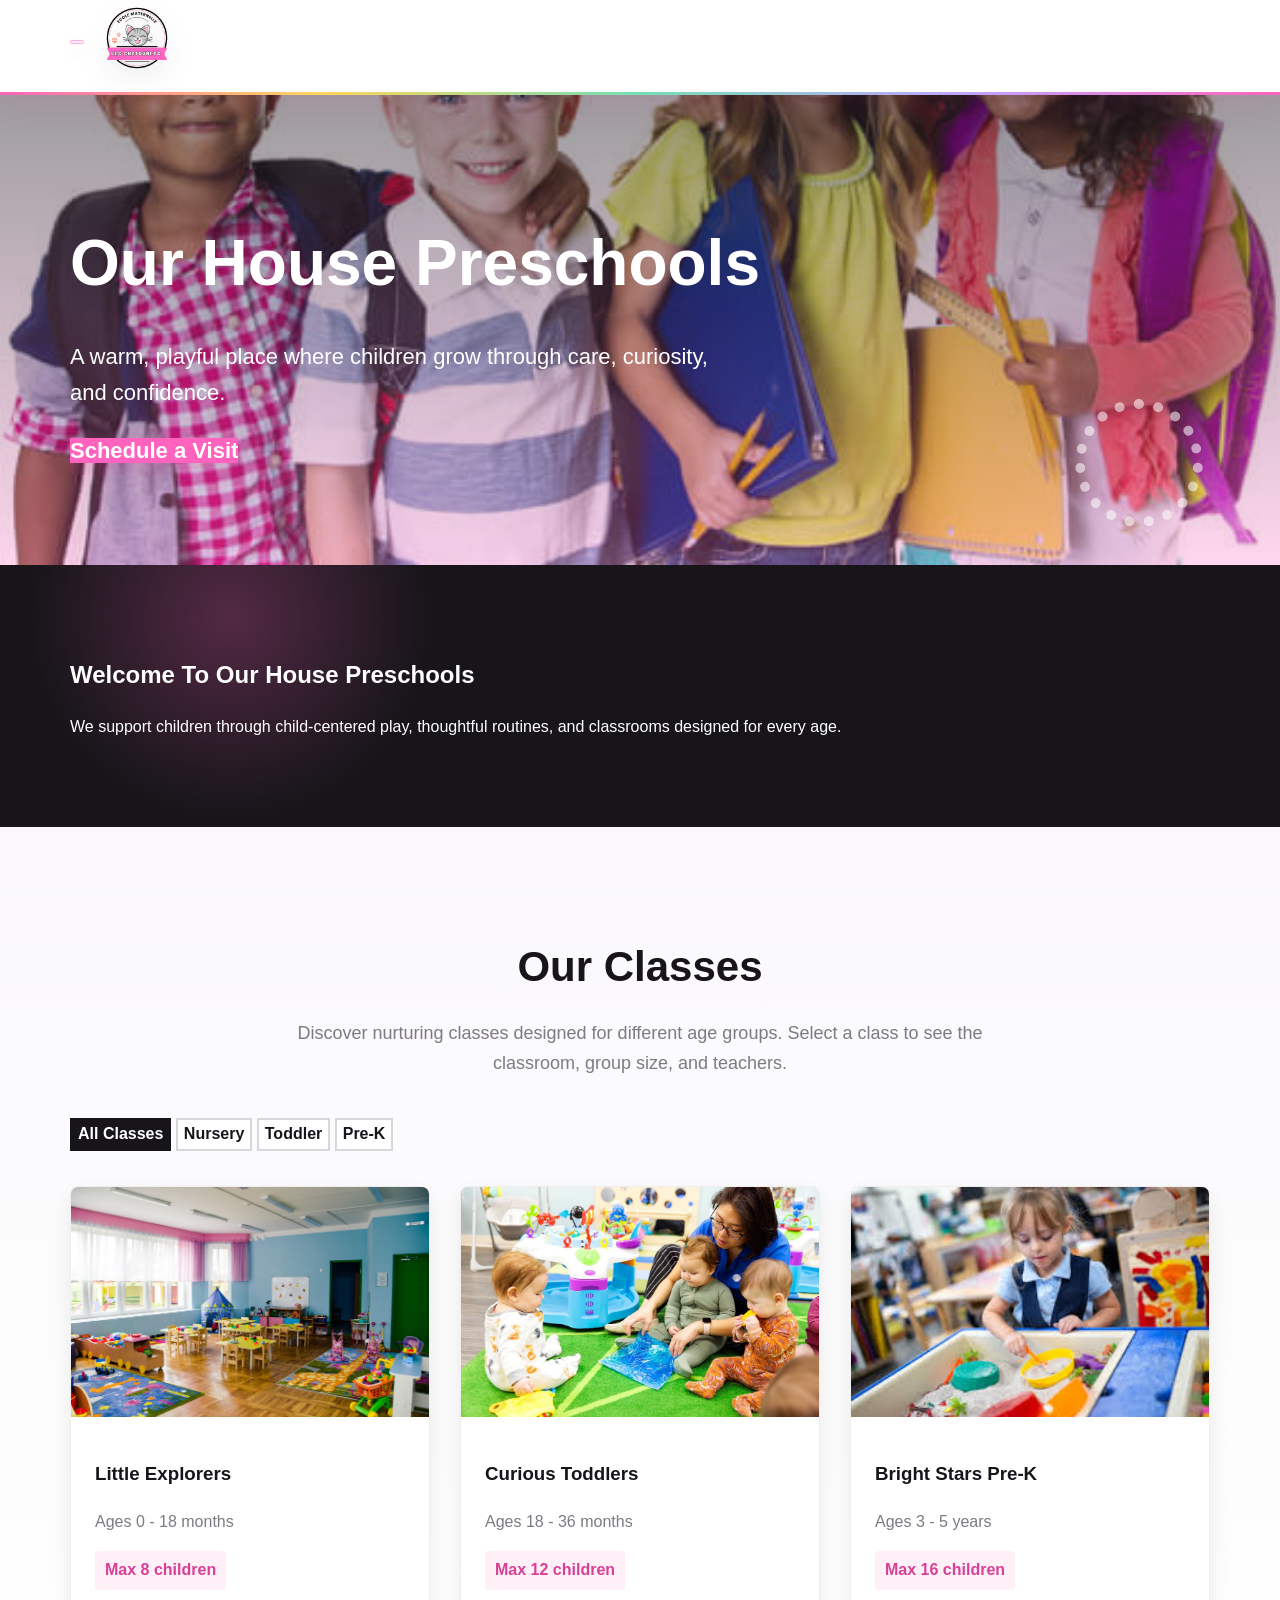
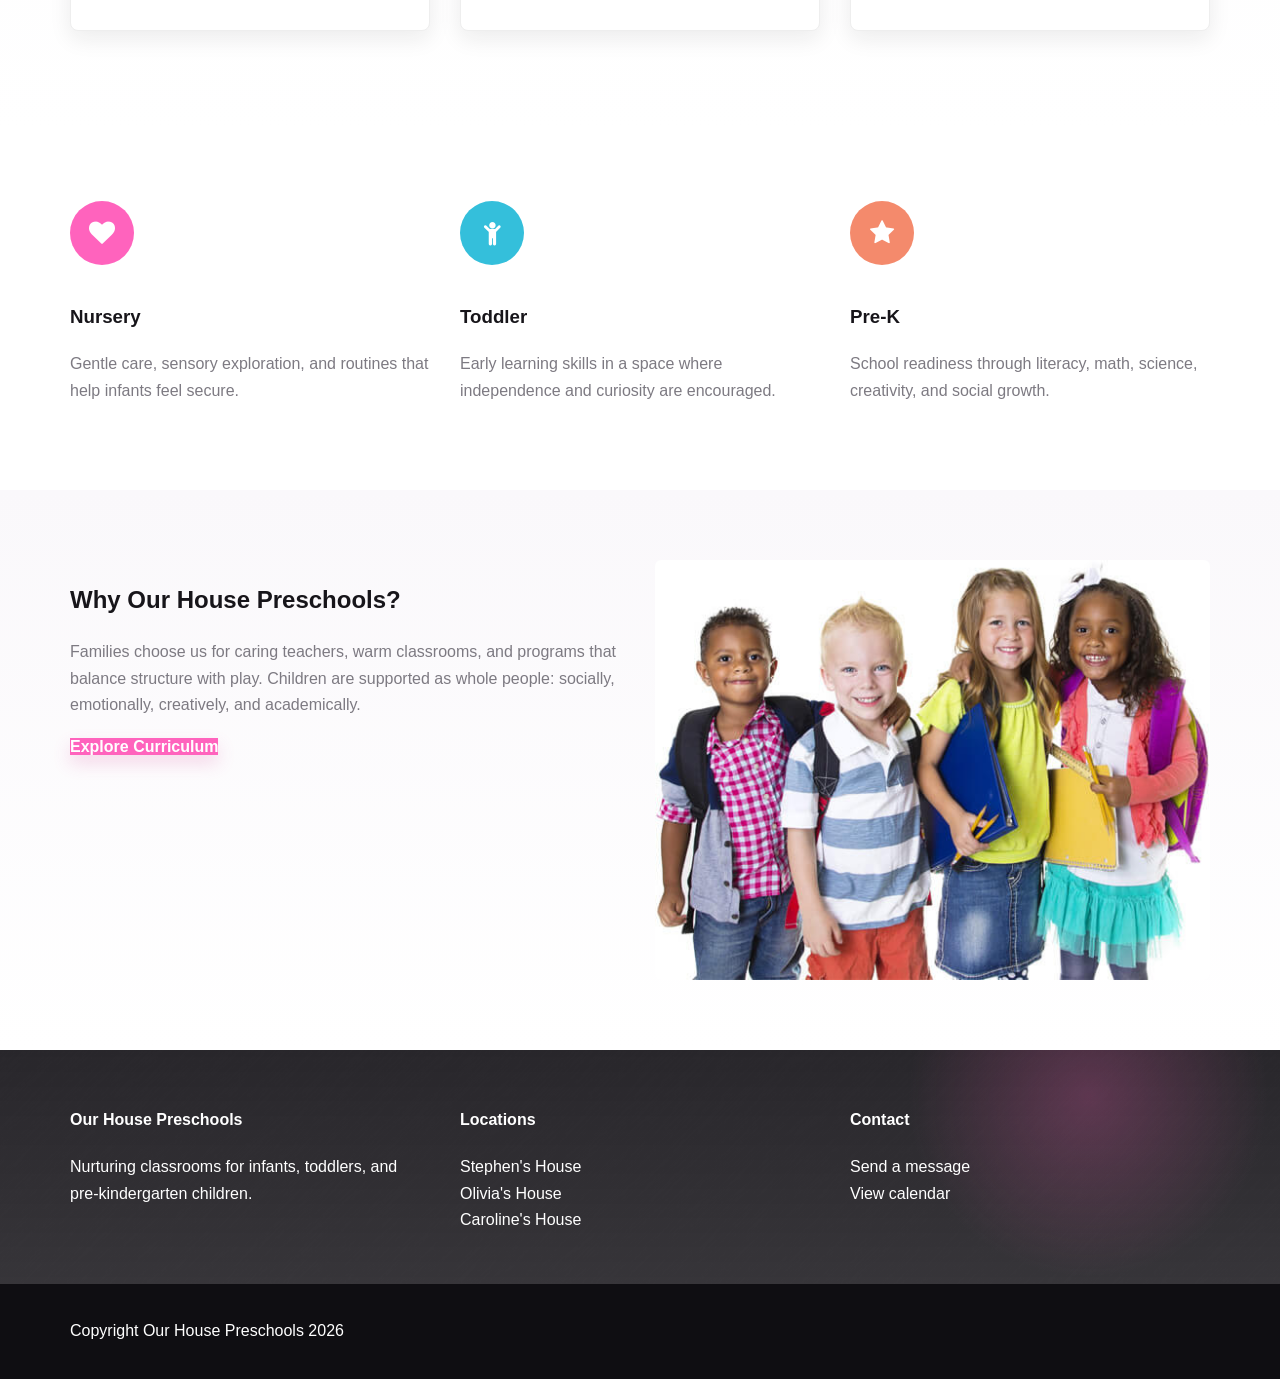
<file: index.html>
﻿<!DOCTYPE html>
<html lang="en-US">

<head>
    <meta charset="UTF-8">
    <meta name="viewport" content="width=device-width, initial-scale=1">
    <title>Home | Our House Preschools</title>
    <meta name="description"
        content="Our House Preschools provides nurturing early childhood care, classroom programs, family resources, and location information.">
    <link rel="stylesheet" href="css/bootstrap.min.css">
    <link rel="stylesheet" href="css/font-awesome.min.css">
    <link rel="stylesheet" href="css/site.css">
</head>

<body>
    <header class="site-header">
        <nav class="navbar navbar-static-top">
            <div class="container">
                <div class="navbar-header"><button type="button" class="navbar-toggle collapsed" data-toggle="collapse"
                        data-target="#main-nav" aria-expanded="false"><span class="sr-only">Toggle
                            navigation</span><span class="icon-bar"></span><span class="icon-bar"></span><span
                            class="icon-bar"></span></button><a class="navbar-brand" href="index.html"><img
                            src="images/OurHouse6pct.png" alt="Our House Preschools"></a></div>
                <div class="collapse navbar-collapse" id="main-nav">
                    <ul class="nav navbar-nav navbar-right">
                        <li class="active"><a href="index.html">Home</a></li>
                        <li class="dropdown"><a href="#" class="dropdown-toggle" data-toggle="dropdown" role="button"
                                aria-haspopup="true" aria-expanded="false">Programs <span class="caret"></span></a>
                            <ul class="dropdown-menu">
                                <li><a href="stephens-house.html">Stephen's House</a></li>
                                <li><a href="olivias-house.html">Olivia's House</a></li>
                                <li><a href="virtual-tours.html">Virtual Tours</a></li>
                                <li><a href="pricingtables.html">Pricing</a></li>
                                <li><a href="curriculum.html">Curriculum</a></li>
                                <li><a href="policies.html">Policies</a></li>
                                <li><a href="illness.html">Illness</a></li>
                            </ul>
                        </li>
                        <li><a href="calendar.html">Calendar</a></li>
                        <li><a href="onlinepayment.html">Online Payment</a></li>
                        <li><a href="contact.html">Contact</a></li>
                    </ul>
                </div>
            </div>
        </nav>
    </header>
    <main>
        <section class="hero">
            <div class="container">
                <h1>Our House Preschools</h1>
                <p>A warm, playful place where children grow through care, curiosity, and confidence.</p>
                <p><a class="btn btn-brand btn-lg" href="contact.html">Schedule a Visit</a></p>
            </div>
        </section>
        <section class="section section-purple">
            <div class="container text-center">
                <h2>Welcome To Our House Preschools</h2>
                <p class="lead">We support children through child-centered play, thoughtful routines, and classrooms
                    designed for every age.</p>
            </div>
        </section>
        <section id="classes" class="section section-soft">
            <div class="container">
                <div class="section-heading">
                    <h2>Our Classes</h2>
                    <p>Discover nurturing classes designed for different age groups. Select a class to see the
                        classroom, group size, and teachers.</p>
                </div>
                <div class="text-center" style="margin-bottom:35px;"><button type="button"
                        class="btn btn-outline-brand class-filter active" data-filter="all">All Classes</button> <button
                        type="button" class="btn btn-outline-brand class-filter" data-filter="nursery">Nursery</button>
                    <button type="button" class="btn btn-outline-brand class-filter"
                        data-filter="toddler">Toddler</button> <button type="button"
                        class="btn btn-outline-brand class-filter" data-filter="prek">Pre-K</button></div>
                <div class="row">
                    <div class="col-sm-6 col-md-4 class-col">
                        <article class="class-card" data-category="nursery" onclick="showClassDetail(0)"><img
                                src="images/nursery_classroom.jpg" alt="Nursery classroom">
                            <div class="card-body">
                                <h3>Little Explorers</h3>
                                <p>Ages 0 - 18 months</p>
                                <p><span class="badge-soft">Max 8 children</span></p>
                            </div>
                        </article>
                    </div>
                    <div class="col-sm-6 col-md-4 class-col">
                        <article class="class-card" data-category="toddler" onclick="showClassDetail(1)"><img
                                src="images/toddler_calssroom.jpg" alt="Toddler classroom">
                            <div class="card-body">
                                <h3>Curious Toddlers</h3>
                                <p>Ages 18 - 36 months</p>
                                <p><span class="badge-soft">Max 12 children</span></p>
                            </div>
                        </article>
                    </div>
                    <div class="col-sm-6 col-md-4 class-col">
                        <article class="class-card" data-category="prek" onclick="showClassDetail(2)"><img
                                src="images/pre-k.jpg" alt="Pre-K classroom">
                            <div class="card-body">
                                <h3>Bright Stars Pre-K</h3>
                                <p>Ages 3 - 5 years</p>
                                <p><span class="badge-soft">Max 16 children</span></p>
                            </div>
                        </article>
                    </div>
                </div>
            </div>
        </section>
        <section class="section">
            <div class="container">
                <div class="row text-center">
                    <div class="col-sm-4"><span class="feature-icon bg-pink"><i class="fa fa-heart"></i></span>
                        <h3>Nursery</h3>
                        <p>Gentle care, sensory exploration, and routines that help infants feel secure.</p>
                    </div>
                    <div class="col-sm-4"><span class="feature-icon bg-blue"><i class="fa fa-child"></i></span>
                        <h3>Toddler</h3>
                        <p>Early learning skills in a space where independence and curiosity are encouraged.</p>
                    </div>
                    <div class="col-sm-4"><span class="feature-icon bg-orange"><i class="fa fa-star"></i></span>
                        <h3>Pre-K</h3>
                        <p>School readiness through literacy, math, science, creativity, and social growth.</p>
                    </div>
                </div>
            </div>
        </section>
        <section class="section section-soft">
            <div class="container">
                <div class="row">
                    <div class="col-md-6">
                        <h2>Why Our House Preschools?</h2>
                        <p>Families choose us for caring teachers, warm classrooms, and programs that balance structure
                            with play. Children are supported as whole people: socially, emotionally, creatively, and
                            academically.</p>
                        <p><a class="btn btn-brand" href="curriculum.html">Explore Curriculum</a></p>
                    </div>
                    <div class="col-md-6"><img src="images/children.jpg" alt="Children learning together"
                            class="img-responsive img-rounded"></div>
                </div>
            </div>
        </section>
    </main>
    <div class="modal fade" id="classModal" tabindex="-1" role="dialog" aria-labelledby="classModalLabel">
        <div class="modal-dialog modal-lg" role="document">
            <div class="modal-content">
                <div class="modal-header"><button type="button" class="close" data-dismiss="modal"
                        aria-label="Close"><span aria-hidden="true">&times;</span></button>
                    <h3 class="modal-title" id="classModalLabel"></h3>
                </div>
                <div class="modal-body" id="classModalBody"></div>
            </div>
        </div>
    </div>
    <footer>
        <div class="site-footer-top">
            <div class="container">
                <div class="row">
                    <div class="col-sm-4">
                        <h4>Our House Preschools</h4>
                        <p>Nurturing classrooms for infants, toddlers, and pre-kindergarten children.</p>
                    </div>
                    <div class="col-sm-4">
                        <h4>Locations</h4>
                        <p>Stephen's House<br>Olivia's House<br>Caroline's House</p>
                    </div>
                    <div class="col-sm-4">
                        <h4>Contact</h4>
                        <p><a href="contact.html">Send a message</a><br><a href="calendar.html">View calendar</a></p>
                    </div>
                </div>
            </div>
        </div>
        <div class="site-footer-bottom">
            <div class="container">
                <p class="text-right">Copyright Our House Preschools 2026</p>
            </div>
        </div>
    </footer>
    <script src="js/jquery.min.js"></script>
    <script src="js/bootstrap.min.js"></script>
    <script src="js/site.js"></script>
</body>

</html>
</file>
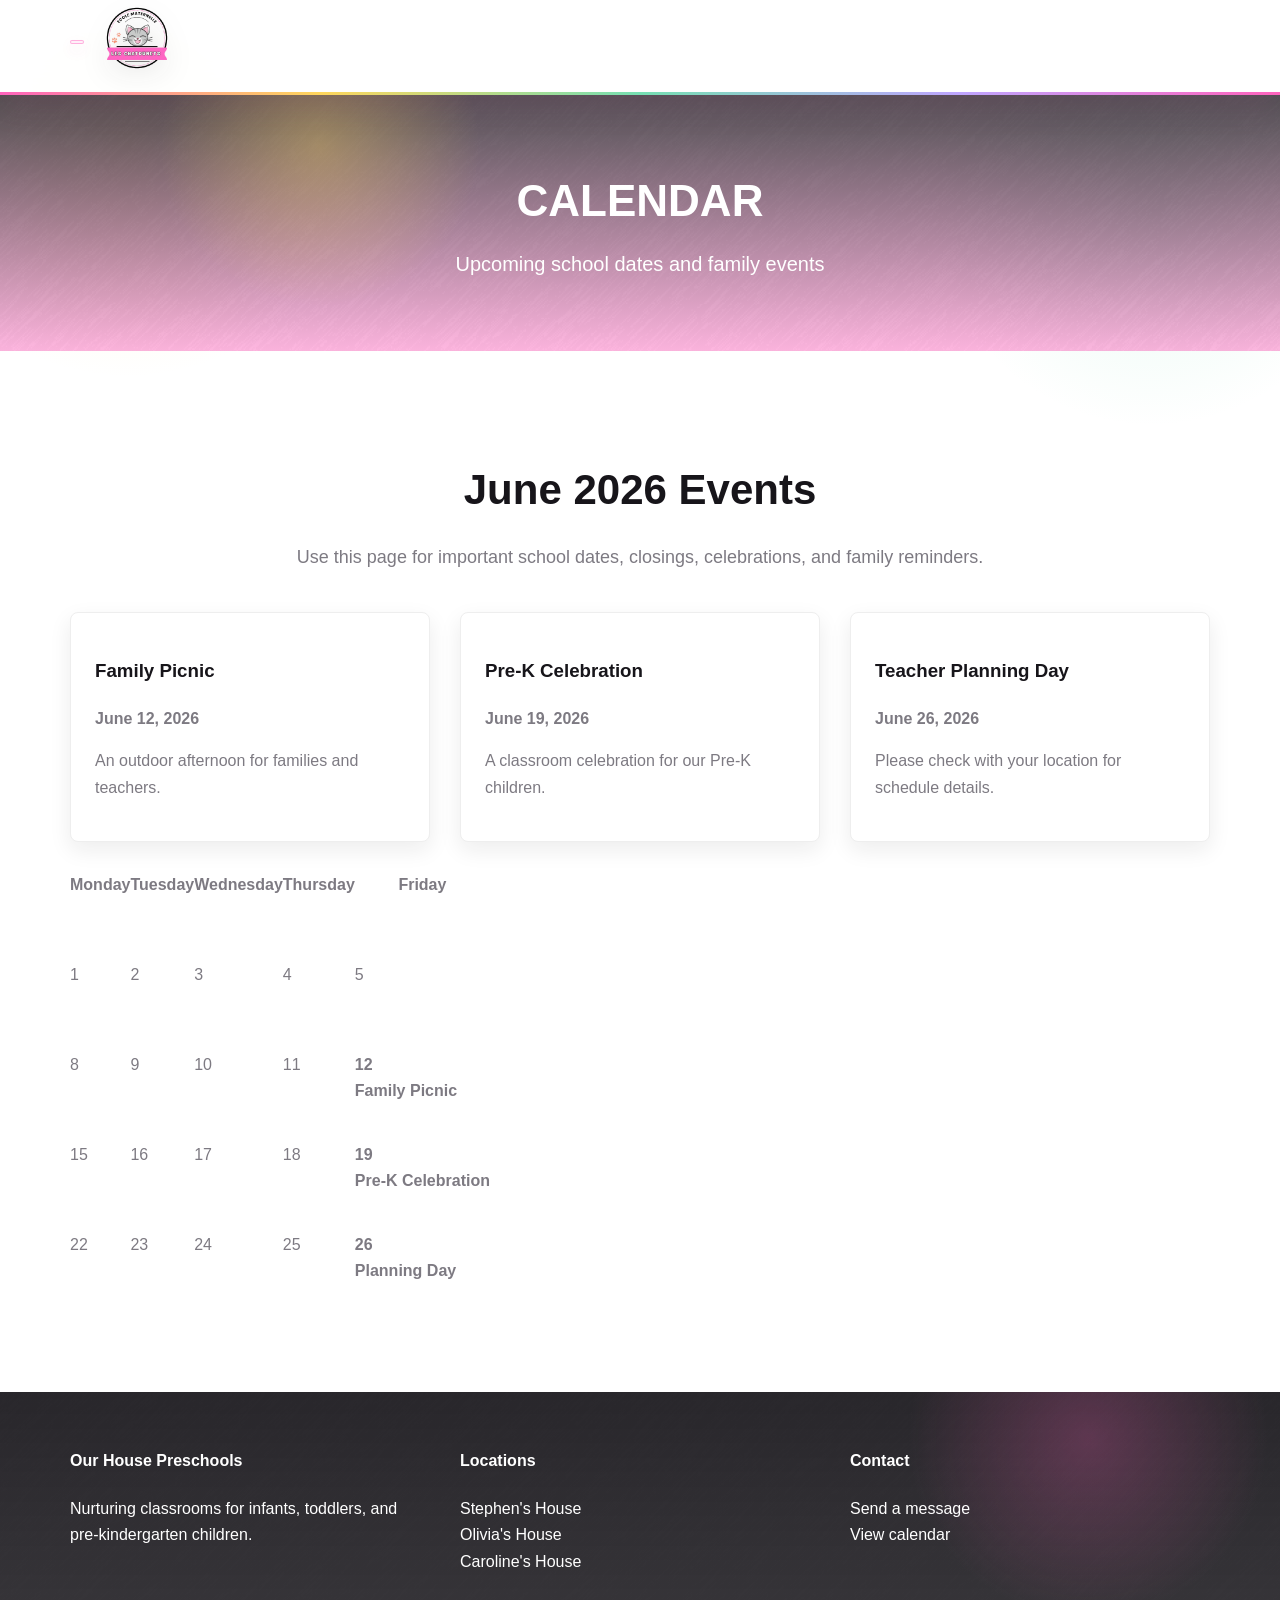
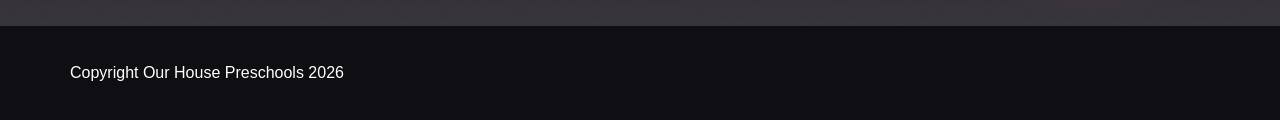
<file: calendar.html>
﻿<!DOCTYPE html>
<html lang="en-US">

<head>
    <meta charset="UTF-8">
    <meta name="viewport" content="width=device-width, initial-scale=1">
    <title>Calendar | Our House Preschools</title>
    <meta name="description"
        content="Our House Preschools provides nurturing early childhood care, classroom programs, family resources, and location information.">
    <link rel="stylesheet" href="css/bootstrap.min.css">
    <link rel="stylesheet" href="css/font-awesome.min.css">
    <link rel="stylesheet" href="css/site.css">
</head>

<body>
    <header class="site-header">
        <nav class="navbar navbar-static-top">
            <div class="container">
                <div class="navbar-header"><button type="button" class="navbar-toggle collapsed" data-toggle="collapse"
                        data-target="#main-nav" aria-expanded="false"><span class="sr-only">Toggle
                            navigation</span><span class="icon-bar"></span><span class="icon-bar"></span><span
                            class="icon-bar"></span></button><a class="navbar-brand" href="index.html"><img
                            src="images/OurHouse6pct.png" alt="Our House Preschools"></a></div>
                <div class="collapse navbar-collapse" id="main-nav">
                    <ul class="nav navbar-nav navbar-right">
                        <li><a href="index.html">Home</a></li>
                        <li class="dropdown"><a href="#" class="dropdown-toggle" data-toggle="dropdown" role="button"
                                aria-haspopup="true" aria-expanded="false">Programs <span class="caret"></span></a>
                            <ul class="dropdown-menu">
                                <li><a href="stephens-house.html">Stephen's House</a></li>
                                <li><a href="olivias-house.html">Olivia's House</a></li>
                                <li><a href="virtual-tours.html">Virtual Tours</a></li>
                                <li><a href="pricingtables.html">Pricing</a></li>
                                <li><a href="curriculum.html">Curriculum</a></li>
                                <li><a href="policies.html">Policies</a></li>
                                <li><a href="illness.html">Illness</a></li>
                            </ul>
                        </li>
                        <li class="active"><a href="calendar.html">Calendar</a></li>
                        <li><a href="onlinepayment.html">Online Payment</a></li>
                        <li><a href="contact.html">Contact</a></li>
                    </ul>
                </div>
            </div>
        </nav>
    </header>
    <section class="page-title">
        <div class="container">
            <h1>Calendar</h1>
            <div class="page-sub-title">Upcoming school dates and family events</div>
        </div>
    </section>
    <main class="section">
        <div class="container">
            <div class="section-heading">
                <h2>June 2026 Events</h2>
                <p>Use this page for important school dates, closings, celebrations, and family reminders.</p>
            </div>
            <div class="row">
                <div class="col-md-4">
                    <article class="event-card">
                        <div class="card-body">
                            <h3>Family Picnic</h3>
                            <p><strong>June 12, 2026</strong></p>
                            <p>An outdoor afternoon for families and teachers.</p>
                        </div>
                    </article>
                </div>
                <div class="col-md-4">
                    <article class="event-card">
                        <div class="card-body">
                            <h3>Pre-K Celebration</h3>
                            <p><strong>June 19, 2026</strong></p>
                            <p>A classroom celebration for our Pre-K children.</p>
                        </div>
                    </article>
                </div>
                <div class="col-md-4">
                    <article class="event-card">
                        <div class="card-body">
                            <h3>Teacher Planning Day</h3>
                            <p><strong>June 26, 2026</strong></p>
                            <p>Please check with your location for schedule details.</p>
                        </div>
                    </article>
                </div>
            </div>
            <table class="table table-bordered calendar-table hidden-xs">
                <thead>
                    <tr>
                        <th>Monday</th>
                        <th>Tuesday</th>
                        <th>Wednesday</th>
                        <th>Thursday</th>
                        <th>Friday</th>
                    </tr>
                </thead>
                <tbody>
                    <tr>
                        <td>1</td>
                        <td>2</td>
                        <td>3</td>
                        <td>4</td>
                        <td>5</td>
                    </tr>
                    <tr>
                        <td>8</td>
                        <td>9</td>
                        <td>10</td>
                        <td>11</td>
                        <td><strong>12<br>Family Picnic</strong></td>
                    </tr>
                    <tr>
                        <td>15</td>
                        <td>16</td>
                        <td>17</td>
                        <td>18</td>
                        <td><strong>19<br>Pre-K Celebration</strong></td>
                    </tr>
                    <tr>
                        <td>22</td>
                        <td>23</td>
                        <td>24</td>
                        <td>25</td>
                        <td><strong>26<br>Planning Day</strong></td>
                    </tr>
                </tbody>
            </table>
        </div>
    </main>
    <footer>
        <div class="site-footer-top">
            <div class="container">
                <div class="row">
                    <div class="col-sm-4">
                        <h4>Our House Preschools</h4>
                        <p>Nurturing classrooms for infants, toddlers, and pre-kindergarten children.</p>
                    </div>
                    <div class="col-sm-4">
                        <h4>Locations</h4>
                        <p>Stephen's House<br>Olivia's House<br>Caroline's House</p>
                    </div>
                    <div class="col-sm-4">
                        <h4>Contact</h4>
                        <p><a href="contact.html">Send a message</a><br><a href="calendar.html">View calendar</a></p>
                    </div>
                </div>
            </div>
        </div>
        <div class="site-footer-bottom">
            <div class="container">
                <p class="text-right">Copyright Our House Preschools 2026</p>
            </div>
        </div>
    </footer>
    <script src="js/jquery.min.js"></script>
    <script src="js/bootstrap.min.js"></script>
    <script src="js/site.js"></script>
</body>

</html>
</file>
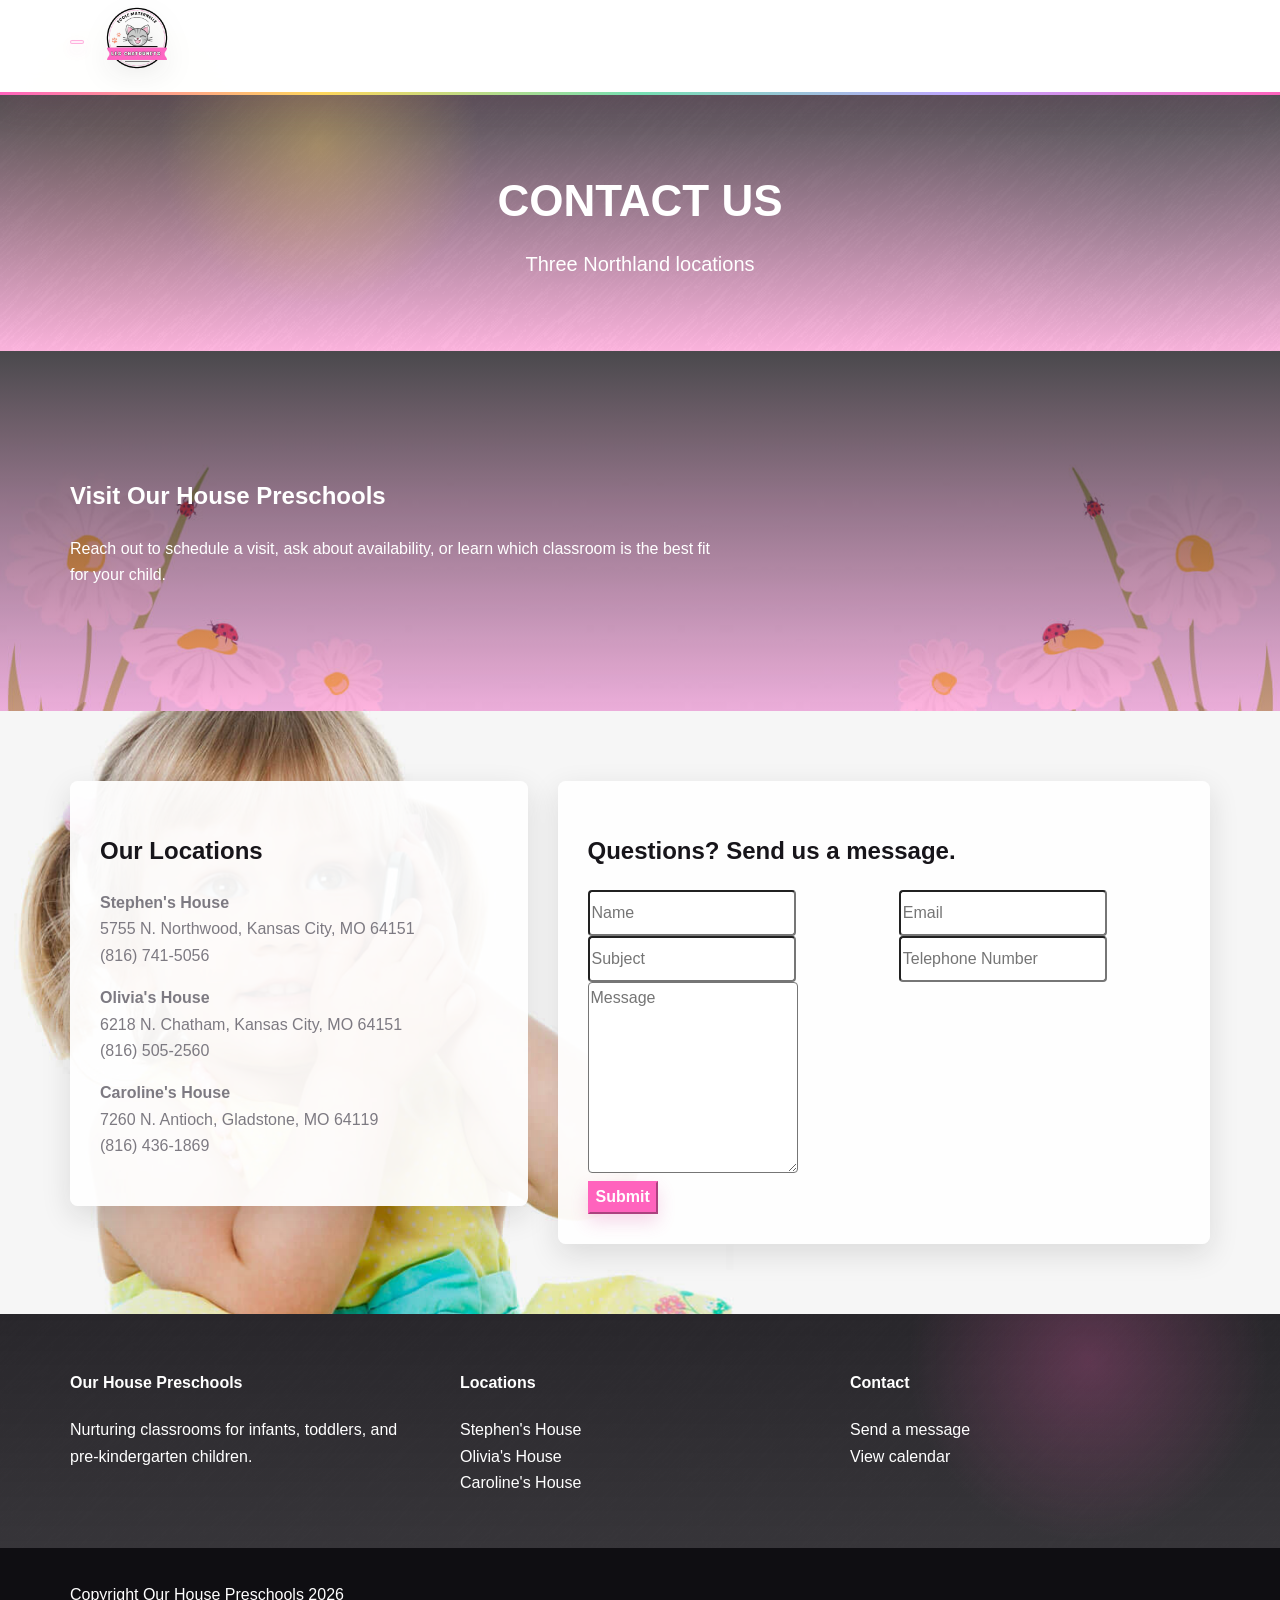
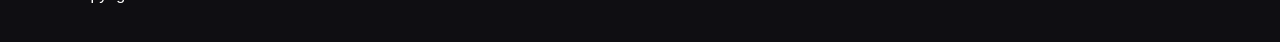
<file: contact.html>
﻿<!DOCTYPE html>
<html lang="en-US">

<head>
    <meta charset="UTF-8">
    <meta name="viewport" content="width=device-width, initial-scale=1">
    <title>Contact | Our House Preschools</title>
    <meta name="description"
        content="Our House Preschools provides nurturing early childhood care, classroom programs, family resources, and location information.">
    <link rel="stylesheet" href="css/bootstrap.min.css">
    <link rel="stylesheet" href="css/font-awesome.min.css">
    <link rel="stylesheet" href="css/site.css">
</head>

<body>
    <header class="site-header">
        <nav class="navbar navbar-static-top">
            <div class="container">
                <div class="navbar-header"><button type="button" class="navbar-toggle collapsed" data-toggle="collapse"
                        data-target="#main-nav" aria-expanded="false"><span class="sr-only">Toggle
                            navigation</span><span class="icon-bar"></span><span class="icon-bar"></span><span
                            class="icon-bar"></span></button><a class="navbar-brand" href="index.html"><img
                            src="images/OurHouse6pct.png" alt="Our House Preschools"></a></div>
                <div class="collapse navbar-collapse" id="main-nav">
                    <ul class="nav navbar-nav navbar-right">
                        <li><a href="index.html">Home</a></li>
                        <li class="dropdown"><a href="#" class="dropdown-toggle" data-toggle="dropdown" role="button"
                                aria-haspopup="true" aria-expanded="false">Programs <span class="caret"></span></a>
                            <ul class="dropdown-menu">
                                <li><a href="stephens-house.html">Stephen's House</a></li>
                                <li><a href="olivias-house.html">Olivia's House</a></li>
                                <li><a href="virtual-tours.html">Virtual Tours</a></li>
                                <li><a href="pricingtables.html">Pricing</a></li>
                                <li><a href="curriculum.html">Curriculum</a></li>
                                <li><a href="policies.html">Policies</a></li>
                                <li><a href="illness.html">Illness</a></li>
                            </ul>
                        </li>
                        <li><a href="calendar.html">Calendar</a></li>
                        <li><a href="onlinepayment.html">Online Payment</a></li>
                        <li class="active"><a href="contact.html">Contact</a></li>
                    </ul>
                </div>
            </div>
        </nav>
    </header>
    <section class="page-title">
        <div class="container">
            <h1>Contact Us</h1>
            <div class="page-sub-title">Three Northland locations</div>
        </div>
    </section>
    <main>
        <section class="map-placeholder">
            <div class="container">
                <div class="row">
                    <div class="col-md-7">
                        <h2>Visit Our House Preschools</h2>
                        <p class="lead">Reach out to schedule a visit, ask about availability, or learn which classroom
                            is the best fit for your child.</p>
                    </div>
                </div>
            </div>
        </section>
        <section class="section" style="background:url('images/bg-row-contact.jpg') center/cover no-repeat;">
            <div class="container">
                <div class="row">
                    <div class="col-md-5">
                        <div class="contact-panel">
                            <h2>Our Locations</h2>
                            <p><strong>Stephen's House</strong><br>5755 N. Northwood, Kansas City, MO 64151<br>(816)
                                741-5056</p>
                            <p><strong>Olivia's House</strong><br>6218 N. Chatham, Kansas City, MO 64151<br>(816)
                                505-2560</p>
                            <p><strong>Caroline's House</strong><br>7260 N. Antioch, Gladstone, MO 64119<br>(816)
                                436-1869</p>
                        </div>
                    </div>
                    <div class="col-md-7">
                        <div class="contact-panel">
                            <h2>Questions? Send us a message.</h2>
                            <form action="mailto:info@ourhousepreschools.com" method="post" enctype="text/plain">
                                <div class="row">
                                    <div class="col-sm-6 form-group"><input class="form-control" type="text" name="name"
                                            placeholder="Name" required></div>
                                    <div class="col-sm-6 form-group"><input class="form-control" type="email"
                                            name="email" placeholder="Email" required></div>
                                </div>
                                <div class="row">
                                    <div class="col-sm-6 form-group"><input class="form-control" type="text"
                                            name="subject" placeholder="Subject" required></div>
                                    <div class="col-sm-6 form-group"><input class="form-control" type="tel" name="phone"
                                            placeholder="Telephone Number"></div>
                                </div>
                                <div class="form-group"><textarea class="form-control" name="message" rows="7"
                                        placeholder="Message" required></textarea></div><button
                                    class="btn btn-brand btn-lg" type="submit">Submit</button>
                            </form>
                        </div>
                    </div>
                </div>
            </div>
        </section>
    </main>
    <footer>
        <div class="site-footer-top">
            <div class="container">
                <div class="row">
                    <div class="col-sm-4">
                        <h4>Our House Preschools</h4>
                        <p>Nurturing classrooms for infants, toddlers, and pre-kindergarten children.</p>
                    </div>
                    <div class="col-sm-4">
                        <h4>Locations</h4>
                        <p>Stephen's House<br>Olivia's House<br>Caroline's House</p>
                    </div>
                    <div class="col-sm-4">
                        <h4>Contact</h4>
                        <p><a href="contact.html">Send a message</a><br><a href="calendar.html">View calendar</a></p>
                    </div>
                </div>
            </div>
        </div>
        <div class="site-footer-bottom">
            <div class="container">
                <p class="text-right">Copyright Our House Preschools 2026</p>
            </div>
        </div>
    </footer>
    <script src="js/jquery.min.js"></script>
    <script src="js/bootstrap.min.js"></script>
    <script src="js/site.js"></script>
</body>

</html>
</file>
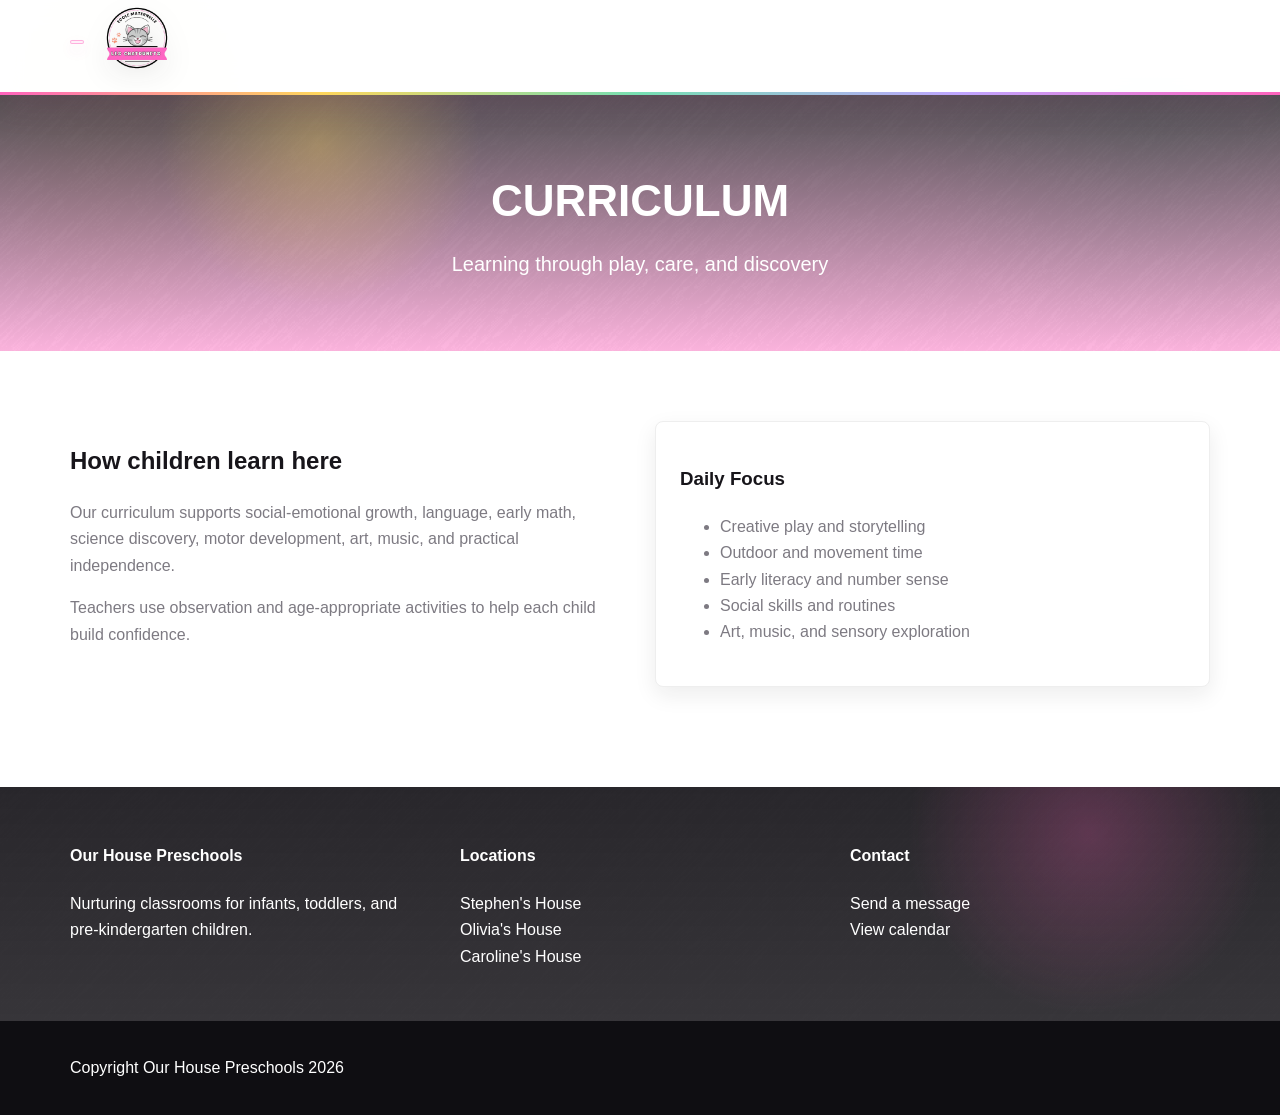
<file: curriculum.html>
﻿<!DOCTYPE html>
<html lang="en-US">

<head>
    <meta charset="UTF-8">
    <meta name="viewport" content="width=device-width, initial-scale=1">
    <title>Curriculum | Our House Preschools</title>
    <meta name="description"
        content="Our House Preschools provides nurturing early childhood care, classroom programs, family resources, and location information.">
    <link rel="stylesheet" href="css/bootstrap.min.css">
    <link rel="stylesheet" href="css/font-awesome.min.css">
    <link rel="stylesheet" href="css/site.css">
</head>

<body>
    <header class="site-header">
        <nav class="navbar navbar-static-top">
            <div class="container">
                <div class="navbar-header"><button type="button" class="navbar-toggle collapsed" data-toggle="collapse"
                        data-target="#main-nav" aria-expanded="false"><span class="sr-only">Toggle
                            navigation</span><span class="icon-bar"></span><span class="icon-bar"></span><span
                            class="icon-bar"></span></button><a class="navbar-brand" href="index.html"><img
                            src="images/OurHouse6pct.png" alt="Our House Preschools"></a></div>
                <div class="collapse navbar-collapse" id="main-nav">
                    <ul class="nav navbar-nav navbar-right">
                        <li><a href="index.html">Home</a></li>
                        <li class="dropdown"><a href="#" class="dropdown-toggle" data-toggle="dropdown" role="button"
                                aria-haspopup="true" aria-expanded="false">Programs <span class="caret"></span></a>
                            <ul class="dropdown-menu">
                                <li><a href="stephens-house.html">Stephen's House</a></li>
                                <li><a href="olivias-house.html">Olivia's House</a></li>
                                <li><a href="virtual-tours.html">Virtual Tours</a></li>
                                <li><a href="pricingtables.html">Pricing</a></li>
                                <li><a href="curriculum.html">Curriculum</a></li>
                                <li><a href="policies.html">Policies</a></li>
                                <li><a href="illness.html">Illness</a></li>
                            </ul>
                        </li>
                        <li><a href="calendar.html">Calendar</a></li>
                        <li><a href="onlinepayment.html">Online Payment</a></li>
                        <li><a href="contact.html">Contact</a></li>
                    </ul>
                </div>
            </div>
        </nav>
    </header>
    <section class="page-title">
        <div class="container">
            <h1>Curriculum</h1>
            <div class="page-sub-title">Learning through play, care, and discovery</div>
        </div>
    </section>
    <main class="section">
        <div class="container">
            <div class="row">
                <div class="col-sm-6">
                    <h2>How children learn here</h2>
                    <p>Our curriculum supports social-emotional growth, language, early math, science discovery, motor
                        development, art, music, and practical independence.</p>
                    <p>Teachers use observation and age-appropriate activities to help each child build confidence.</p>
                </div>
                <div class="col-sm-6">
                    <div class="info-card">
                        <div class="card-body">
                            <h3>Daily Focus</h3>
                            <ul>
                                <li>Creative play and storytelling</li>
                                <li>Outdoor and movement time</li>
                                <li>Early literacy and number sense</li>
                                <li>Social skills and routines</li>
                                <li>Art, music, and sensory exploration</li>
                            </ul>
                        </div>
                    </div>
                </div>
            </div>
        </div>
    </main>
    <footer>
        <div class="site-footer-top">
            <div class="container">
                <div class="row">
                    <div class="col-sm-4">
                        <h4>Our House Preschools</h4>
                        <p>Nurturing classrooms for infants, toddlers, and pre-kindergarten children.</p>
                    </div>
                    <div class="col-sm-4">
                        <h4>Locations</h4>
                        <p>Stephen's House<br>Olivia's House<br>Caroline's House</p>
                    </div>
                    <div class="col-sm-4">
                        <h4>Contact</h4>
                        <p><a href="contact.html">Send a message</a><br><a href="calendar.html">View calendar</a></p>
                    </div>
                </div>
            </div>
        </div>
        <div class="site-footer-bottom">
            <div class="container">
                <p class="text-right">Copyright Our House Preschools 2026</p>
            </div>
        </div>
    </footer>
    <script src="js/jquery.min.js"></script>
    <script src="js/bootstrap.min.js"></script>
    <script src="js/site.js"></script>
</body>

</html>
</file>
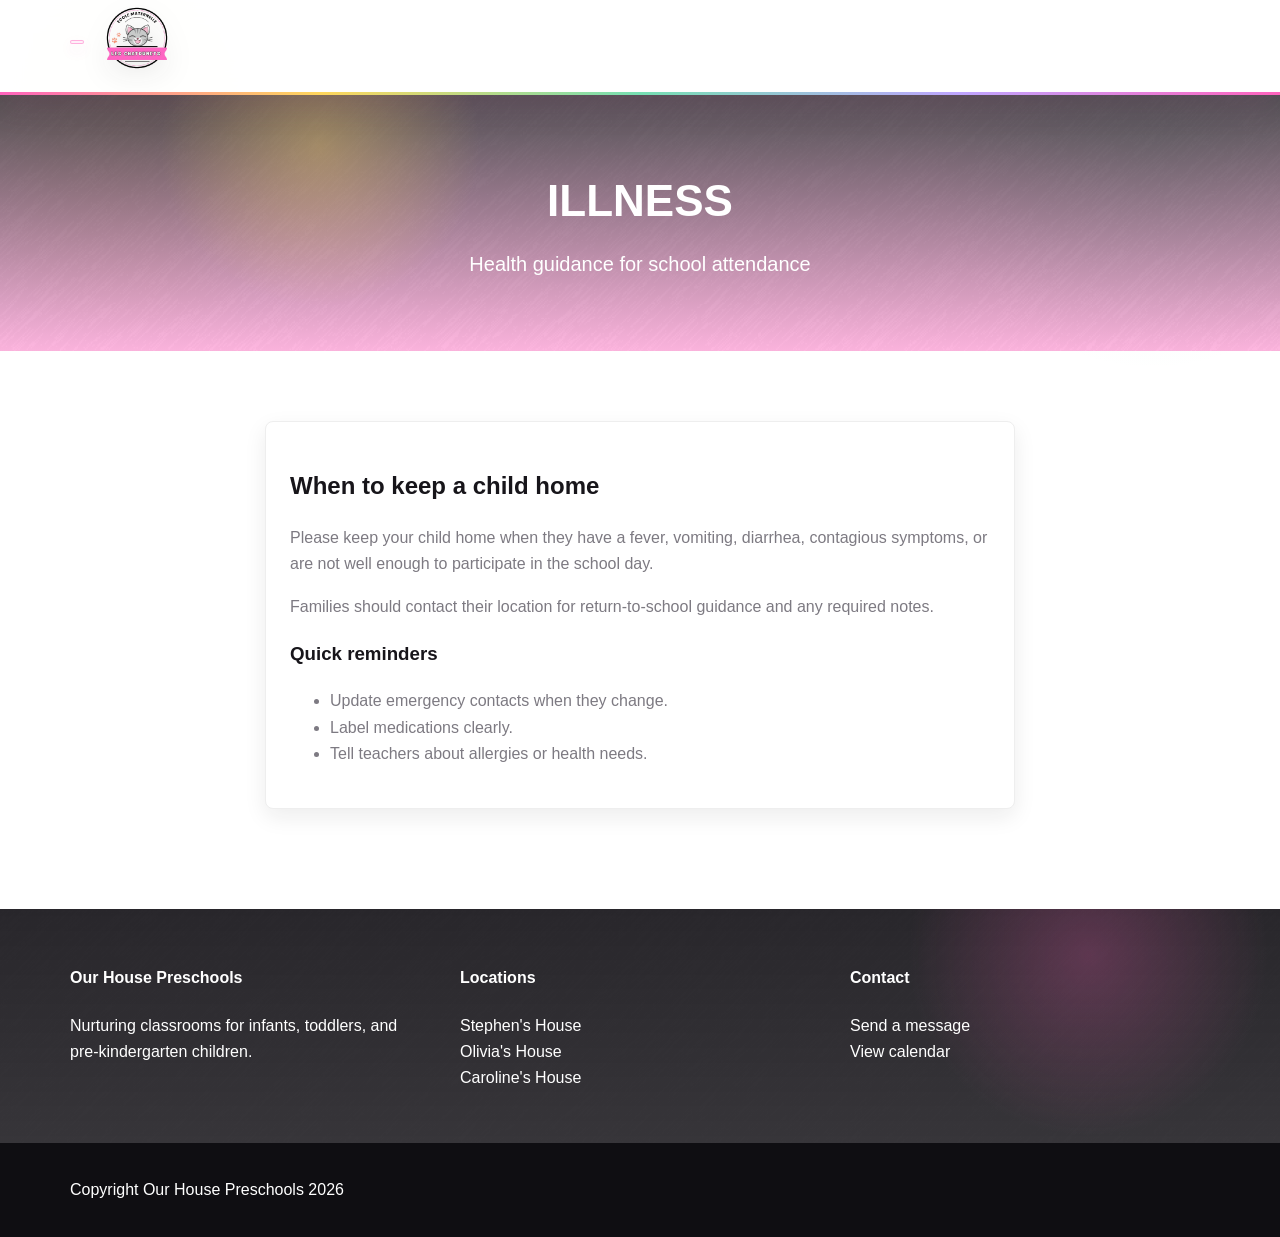
<file: illness.html>
﻿<!DOCTYPE html>
<html lang="en-US">

<head>
    <meta charset="UTF-8">
    <meta name="viewport" content="width=device-width, initial-scale=1">
    <title>Illness | Our House Preschools</title>
    <meta name="description"
        content="Our House Preschools provides nurturing early childhood care, classroom programs, family resources, and location information.">
    <link rel="stylesheet" href="css/bootstrap.min.css">
    <link rel="stylesheet" href="css/font-awesome.min.css">
    <link rel="stylesheet" href="css/site.css">
</head>

<body>
    <header class="site-header">
        <nav class="navbar navbar-static-top">
            <div class="container">
                <div class="navbar-header"><button type="button" class="navbar-toggle collapsed" data-toggle="collapse"
                        data-target="#main-nav" aria-expanded="false"><span class="sr-only">Toggle
                            navigation</span><span class="icon-bar"></span><span class="icon-bar"></span><span
                            class="icon-bar"></span></button><a class="navbar-brand" href="index.html"><img
                            src="images/OurHouse6pct.png" alt="Our House Preschools"></a></div>
                <div class="collapse navbar-collapse" id="main-nav">
                    <ul class="nav navbar-nav navbar-right">
                        <li><a href="index.html">Home</a></li>
                        <li class="dropdown"><a href="#" class="dropdown-toggle" data-toggle="dropdown" role="button"
                                aria-haspopup="true" aria-expanded="false">Programs <span class="caret"></span></a>
                            <ul class="dropdown-menu">
                                <li><a href="stephens-house.html">Stephen's House</a></li>
                                <li><a href="olivias-house.html">Olivia's House</a></li>
                                <li><a href="virtual-tours.html">Virtual Tours</a></li>
                                <li><a href="pricingtables.html">Pricing</a></li>
                                <li><a href="curriculum.html">Curriculum</a></li>
                                <li><a href="policies.html">Policies</a></li>
                                <li><a href="illness.html">Illness</a></li>
                            </ul>
                        </li>
                        <li><a href="calendar.html">Calendar</a></li>
                        <li><a href="onlinepayment.html">Online Payment</a></li>
                        <li><a href="contact.html">Contact</a></li>
                    </ul>
                </div>
            </div>
        </nav>
    </header>
    <section class="page-title">
        <div class="container">
            <h1>Illness</h1>
            <div class="page-sub-title">Health guidance for school attendance</div>
        </div>
    </section>
    <main class="section">
        <div class="container">
            <div class="row">
                <div class="col-md-8 col-md-offset-2">
                    <div class="info-card">
                        <div class="card-body">
                            <h2>When to keep a child home</h2>
                            <p>Please keep your child home when they have a fever, vomiting, diarrhea, contagious
                                symptoms, or are not well enough to participate in the school day.</p>
                            <p>Families should contact their location for return-to-school guidance and any required
                                notes.</p>
                            <h3>Quick reminders</h3>
                            <ul>
                                <li>Update emergency contacts when they change.</li>
                                <li>Label medications clearly.</li>
                                <li>Tell teachers about allergies or health needs.</li>
                            </ul>
                        </div>
                    </div>
                </div>
            </div>
        </div>
    </main>
    <footer>
        <div class="site-footer-top">
            <div class="container">
                <div class="row">
                    <div class="col-sm-4">
                        <h4>Our House Preschools</h4>
                        <p>Nurturing classrooms for infants, toddlers, and pre-kindergarten children.</p>
                    </div>
                    <div class="col-sm-4">
                        <h4>Locations</h4>
                        <p>Stephen's House<br>Olivia's House<br>Caroline's House</p>
                    </div>
                    <div class="col-sm-4">
                        <h4>Contact</h4>
                        <p><a href="contact.html">Send a message</a><br><a href="calendar.html">View calendar</a></p>
                    </div>
                </div>
            </div>
        </div>
        <div class="site-footer-bottom">
            <div class="container">
                <p class="text-right">Copyright Our House Preschools 2026</p>
            </div>
        </div>
    </footer>
    <script src="js/jquery.min.js"></script>
    <script src="js/bootstrap.min.js"></script>
    <script src="js/site.js"></script>
</body>

</html>
</file>
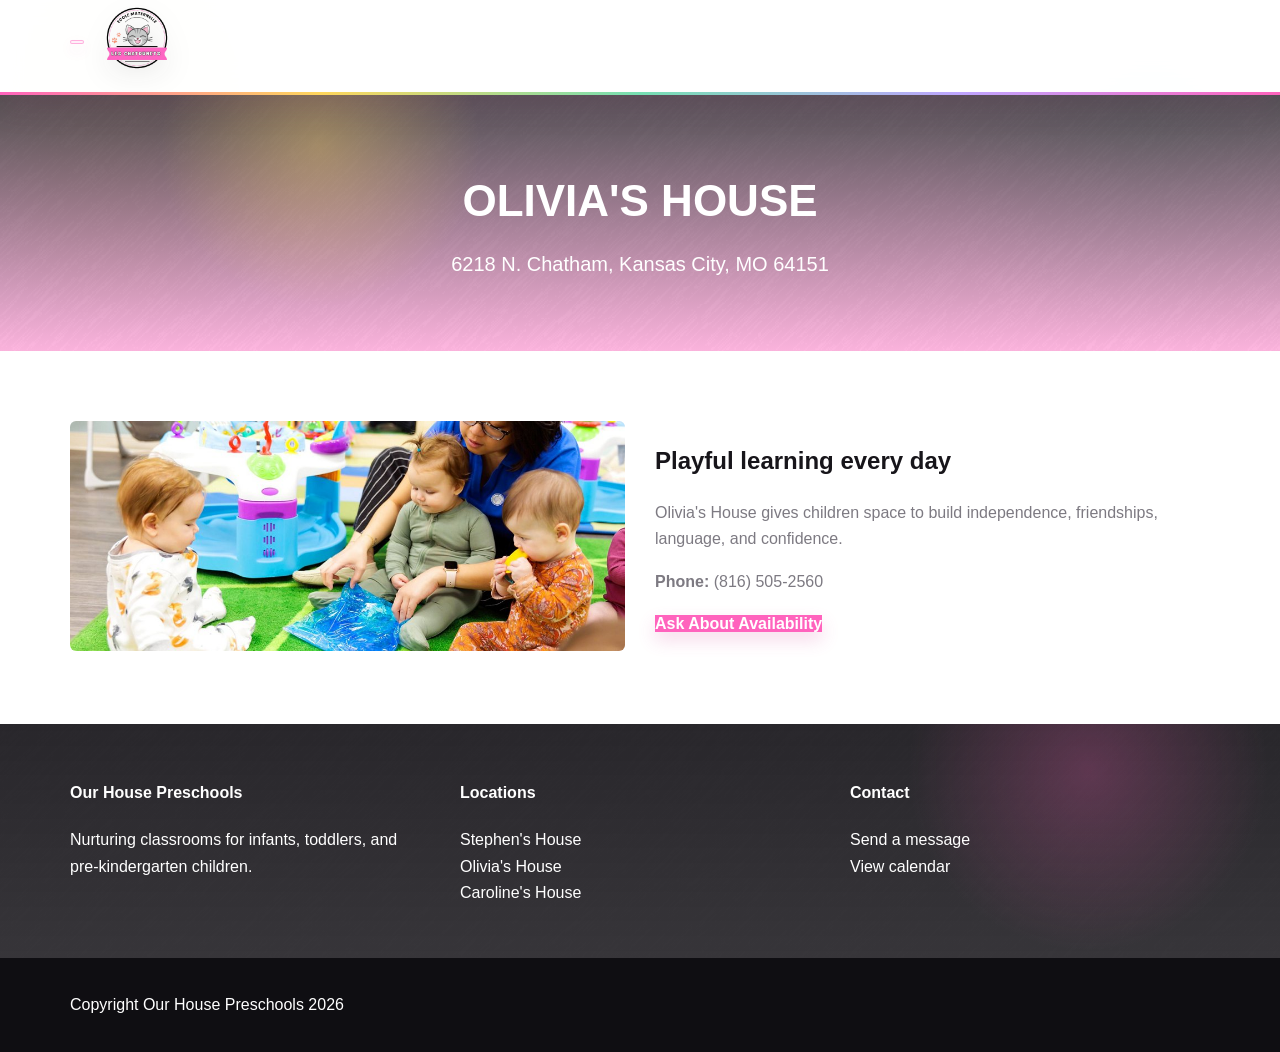
<file: olivias-house.html>
﻿<!DOCTYPE html>
<html lang="en-US">

<head>
    <meta charset="UTF-8">
    <meta name="viewport" content="width=device-width, initial-scale=1">
    <title>Olivia's House | Our House Preschools</title>
    <meta name="description"
        content="Our House Preschools provides nurturing early childhood care, classroom programs, family resources, and location information.">
    <link rel="stylesheet" href="css/bootstrap.min.css">
    <link rel="stylesheet" href="css/font-awesome.min.css">
    <link rel="stylesheet" href="css/site.css">
</head>

<body>
    <header class="site-header">
        <nav class="navbar navbar-static-top">
            <div class="container">
                <div class="navbar-header"><button type="button" class="navbar-toggle collapsed" data-toggle="collapse"
                        data-target="#main-nav" aria-expanded="false"><span class="sr-only">Toggle
                            navigation</span><span class="icon-bar"></span><span class="icon-bar"></span><span
                            class="icon-bar"></span></button><a class="navbar-brand" href="index.html"><img
                            src="images/OurHouse6pct.png" alt="Our House Preschools"></a></div>
                <div class="collapse navbar-collapse" id="main-nav">
                    <ul class="nav navbar-nav navbar-right">
                        <li><a href="index.html">Home</a></li>
                        <li class="dropdown"><a href="#" class="dropdown-toggle" data-toggle="dropdown" role="button"
                                aria-haspopup="true" aria-expanded="false">Programs <span class="caret"></span></a>
                            <ul class="dropdown-menu">
                                <li><a href="stephens-house.html">Stephen's House</a></li>
                                <li><a href="olivias-house.html">Olivia's House</a></li>
                                <li><a href="virtual-tours.html">Virtual Tours</a></li>
                                <li><a href="pricingtables.html">Pricing</a></li>
                                <li><a href="curriculum.html">Curriculum</a></li>
                                <li><a href="policies.html">Policies</a></li>
                                <li><a href="illness.html">Illness</a></li>
                            </ul>
                        </li>
                        <li><a href="calendar.html">Calendar</a></li>
                        <li><a href="onlinepayment.html">Online Payment</a></li>
                        <li><a href="contact.html">Contact</a></li>
                    </ul>
                </div>
            </div>
        </nav>
    </header>
    <section class="page-title">
        <div class="container">
            <h1>Olivia's House</h1>
            <div class="page-sub-title">6218 N. Chatham, Kansas City, MO 64151</div>
        </div>
    </section>
    <main class="section">
        <div class="container">
            <div class="row">
                <div class="col-md-6"><img src="images/toddler_calssroom.jpg" alt="Olivia House classroom"
                        class="img-responsive img-rounded location-photo"></div>
                <div class="col-md-6">
                    <h2>Playful learning every day</h2>
                    <p>Olivia&apos;s House gives children space to build independence, friendships, language, and
                        confidence.</p>
                    <p><strong>Phone:</strong> (816) 505-2560</p>
                    <p><a class="btn btn-brand" href="contact.html">Ask About Availability</a></p>
                </div>
            </div>
        </div>
    </main>
    <footer>
        <div class="site-footer-top">
            <div class="container">
                <div class="row">
                    <div class="col-sm-4">
                        <h4>Our House Preschools</h4>
                        <p>Nurturing classrooms for infants, toddlers, and pre-kindergarten children.</p>
                    </div>
                    <div class="col-sm-4">
                        <h4>Locations</h4>
                        <p>Stephen's House<br>Olivia's House<br>Caroline's House</p>
                    </div>
                    <div class="col-sm-4">
                        <h4>Contact</h4>
                        <p><a href="contact.html">Send a message</a><br><a href="calendar.html">View calendar</a></p>
                    </div>
                </div>
            </div>
        </div>
        <div class="site-footer-bottom">
            <div class="container">
                <p class="text-right">Copyright Our House Preschools 2026</p>
            </div>
        </div>
    </footer>
    <script src="js/jquery.min.js"></script>
    <script src="js/bootstrap.min.js"></script>
    <script src="js/site.js"></script>
</body>

</html>
</file>
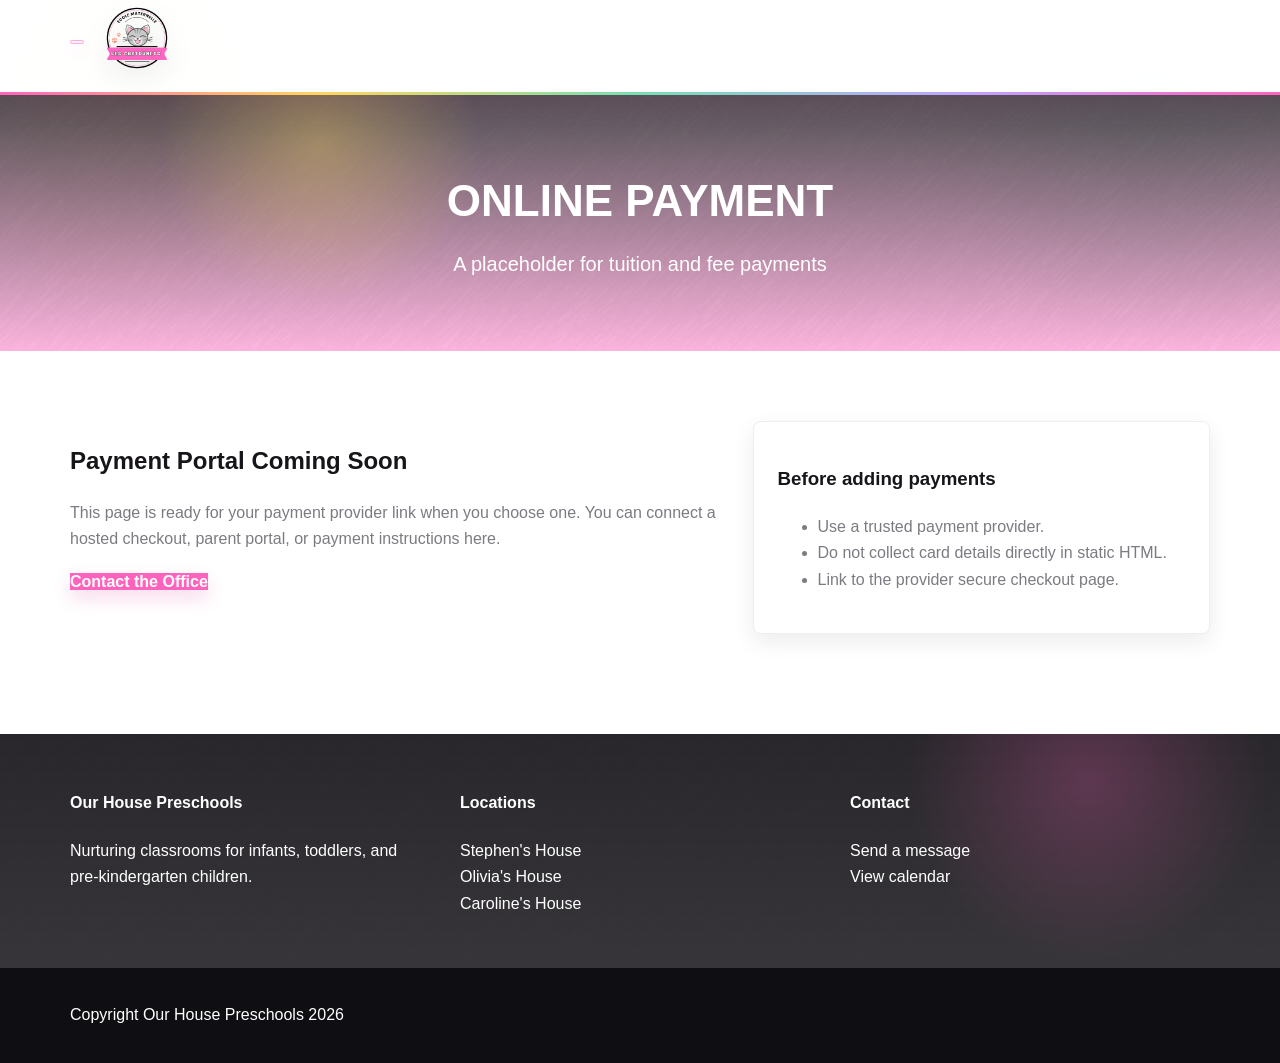
<file: onlinepayment.html>
﻿<!DOCTYPE html>
<html lang="en-US">

<head>
    <meta charset="UTF-8">
    <meta name="viewport" content="width=device-width, initial-scale=1">
    <title>Online Payment | Our House Preschools</title>
    <meta name="description"
        content="Our House Preschools provides nurturing early childhood care, classroom programs, family resources, and location information.">
    <link rel="stylesheet" href="css/bootstrap.min.css">
    <link rel="stylesheet" href="css/font-awesome.min.css">
    <link rel="stylesheet" href="css/site.css">
</head>

<body>
    <header class="site-header">
        <nav class="navbar navbar-static-top">
            <div class="container">
                <div class="navbar-header"><button type="button" class="navbar-toggle collapsed" data-toggle="collapse"
                        data-target="#main-nav" aria-expanded="false"><span class="sr-only">Toggle
                            navigation</span><span class="icon-bar"></span><span class="icon-bar"></span><span
                            class="icon-bar"></span></button><a class="navbar-brand" href="index.html"><img
                            src="images/OurHouse6pct.png" alt="Our House Preschools"></a></div>
                <div class="collapse navbar-collapse" id="main-nav">
                    <ul class="nav navbar-nav navbar-right">
                        <li><a href="index.html">Home</a></li>
                        <li class="dropdown"><a href="#" class="dropdown-toggle" data-toggle="dropdown" role="button"
                                aria-haspopup="true" aria-expanded="false">Programs <span class="caret"></span></a>
                            <ul class="dropdown-menu">
                                <li><a href="stephens-house.html">Stephen's House</a></li>
                                <li><a href="olivias-house.html">Olivia's House</a></li>
                                <li><a href="virtual-tours.html">Virtual Tours</a></li>
                                <li><a href="pricingtables.html">Pricing</a></li>
                                <li><a href="curriculum.html">Curriculum</a></li>
                                <li><a href="policies.html">Policies</a></li>
                                <li><a href="illness.html">Illness</a></li>
                            </ul>
                        </li>
                        <li><a href="calendar.html">Calendar</a></li>
                        <li class="active"><a href="onlinepayment.html">Online Payment</a></li>
                        <li><a href="contact.html">Contact</a></li>
                    </ul>
                </div>
            </div>
        </nav>
    </header>
    <section class="page-title">
        <div class="container">
            <h1>Online Payment</h1>
            <div class="page-sub-title">A placeholder for tuition and fee payments</div>
        </div>
    </section>
    <main class="section">
        <div class="container">
            <div class="row">
                <div class="col-md-7">
                    <h2>Payment Portal Coming Soon</h2>
                    <p>This page is ready for your payment provider link when you choose one. You can connect a hosted
                        checkout, parent portal, or payment instructions here.</p>
                    <p><a class="btn btn-brand" href="contact.html">Contact the Office</a></p>
                </div>
                <div class="col-md-5">
                    <div class="info-card">
                        <div class="card-body">
                            <h3>Before adding payments</h3>
                            <ul>
                                <li>Use a trusted payment provider.</li>
                                <li>Do not collect card details directly in static HTML.</li>
                                <li>Link to the provider secure checkout page.</li>
                            </ul>
                        </div>
                    </div>
                </div>
            </div>
        </div>
    </main>
    <footer>
        <div class="site-footer-top">
            <div class="container">
                <div class="row">
                    <div class="col-sm-4">
                        <h4>Our House Preschools</h4>
                        <p>Nurturing classrooms for infants, toddlers, and pre-kindergarten children.</p>
                    </div>
                    <div class="col-sm-4">
                        <h4>Locations</h4>
                        <p>Stephen's House<br>Olivia's House<br>Caroline's House</p>
                    </div>
                    <div class="col-sm-4">
                        <h4>Contact</h4>
                        <p><a href="contact.html">Send a message</a><br><a href="calendar.html">View calendar</a></p>
                    </div>
                </div>
            </div>
        </div>
        <div class="site-footer-bottom">
            <div class="container">
                <p class="text-right">Copyright Our House Preschools 2026</p>
            </div>
        </div>
    </footer>
    <script src="js/jquery.min.js"></script>
    <script src="js/bootstrap.min.js"></script>
    <script src="js/site.js"></script>
</body>

</html>
</file>
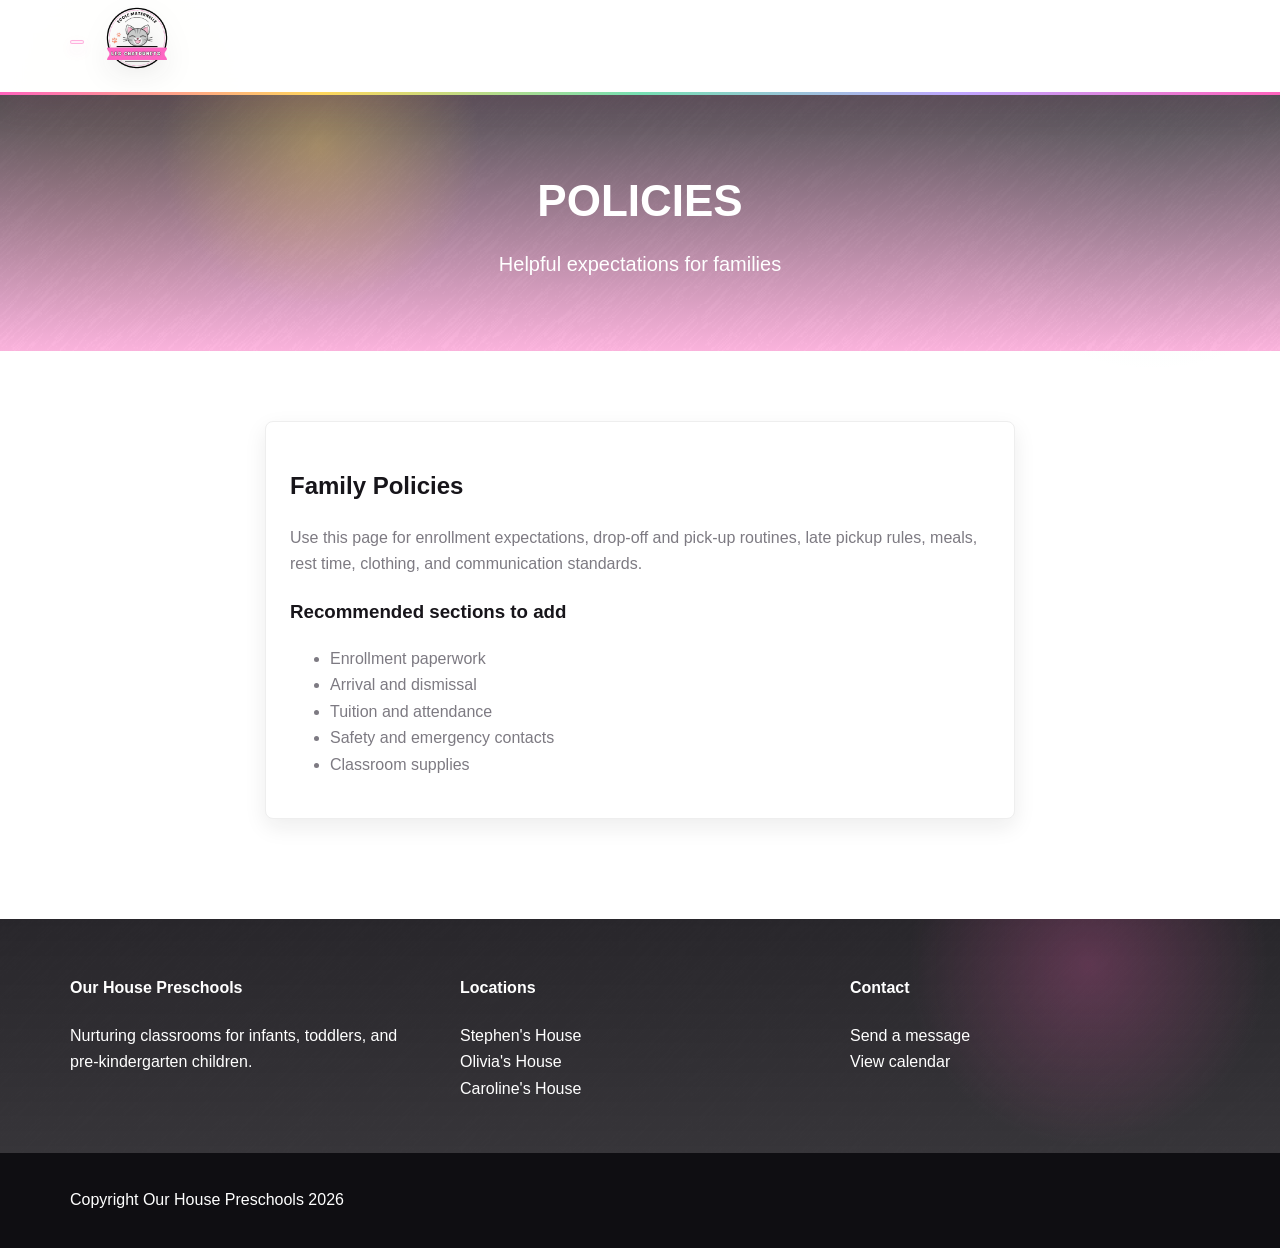
<file: policies.html>
﻿<!DOCTYPE html>
<html lang="en-US">

<head>
    <meta charset="UTF-8">
    <meta name="viewport" content="width=device-width, initial-scale=1">
    <title>Policies | Our House Preschools</title>
    <meta name="description"
        content="Our House Preschools provides nurturing early childhood care, classroom programs, family resources, and location information.">
    <link rel="stylesheet" href="css/bootstrap.min.css">
    <link rel="stylesheet" href="css/font-awesome.min.css">
    <link rel="stylesheet" href="css/site.css">
</head>

<body>
    <header class="site-header">
        <nav class="navbar navbar-static-top">
            <div class="container">
                <div class="navbar-header"><button type="button" class="navbar-toggle collapsed" data-toggle="collapse"
                        data-target="#main-nav" aria-expanded="false"><span class="sr-only">Toggle
                            navigation</span><span class="icon-bar"></span><span class="icon-bar"></span><span
                            class="icon-bar"></span></button><a class="navbar-brand" href="index.html"><img
                            src="images/OurHouse6pct.png" alt="Our House Preschools"></a></div>
                <div class="collapse navbar-collapse" id="main-nav">
                    <ul class="nav navbar-nav navbar-right">
                        <li><a href="index.html">Home</a></li>
                        <li class="dropdown"><a href="#" class="dropdown-toggle" data-toggle="dropdown" role="button"
                                aria-haspopup="true" aria-expanded="false">Programs <span class="caret"></span></a>
                            <ul class="dropdown-menu">
                                <li><a href="stephens-house.html">Stephen's House</a></li>
                                <li><a href="olivias-house.html">Olivia's House</a></li>
                                <li><a href="virtual-tours.html">Virtual Tours</a></li>
                                <li><a href="pricingtables.html">Pricing</a></li>
                                <li><a href="curriculum.html">Curriculum</a></li>
                                <li><a href="policies.html">Policies</a></li>
                                <li><a href="illness.html">Illness</a></li>
                            </ul>
                        </li>
                        <li><a href="calendar.html">Calendar</a></li>
                        <li><a href="onlinepayment.html">Online Payment</a></li>
                        <li><a href="contact.html">Contact</a></li>
                    </ul>
                </div>
            </div>
        </nav>
    </header>
    <section class="page-title">
        <div class="container">
            <h1>Policies</h1>
            <div class="page-sub-title">Helpful expectations for families</div>
        </div>
    </section>
    <main class="section">
        <div class="container">
            <div class="row">
                <div class="col-md-8 col-md-offset-2">
                    <div class="info-card">
                        <div class="card-body">
                            <h2>Family Policies</h2>
                            <p>Use this page for enrollment expectations, drop-off and pick-up routines, late pickup
                                rules, meals, rest time, clothing, and communication standards.</p>
                            <h3>Recommended sections to add</h3>
                            <ul>
                                <li>Enrollment paperwork</li>
                                <li>Arrival and dismissal</li>
                                <li>Tuition and attendance</li>
                                <li>Safety and emergency contacts</li>
                                <li>Classroom supplies</li>
                            </ul>
                        </div>
                    </div>
                </div>
            </div>
        </div>
    </main>
    <footer>
        <div class="site-footer-top">
            <div class="container">
                <div class="row">
                    <div class="col-sm-4">
                        <h4>Our House Preschools</h4>
                        <p>Nurturing classrooms for infants, toddlers, and pre-kindergarten children.</p>
                    </div>
                    <div class="col-sm-4">
                        <h4>Locations</h4>
                        <p>Stephen's House<br>Olivia's House<br>Caroline's House</p>
                    </div>
                    <div class="col-sm-4">
                        <h4>Contact</h4>
                        <p><a href="contact.html">Send a message</a><br><a href="calendar.html">View calendar</a></p>
                    </div>
                </div>
            </div>
        </div>
        <div class="site-footer-bottom">
            <div class="container">
                <p class="text-right">Copyright Our House Preschools 2026</p>
            </div>
        </div>
    </footer>
    <script src="js/jquery.min.js"></script>
    <script src="js/bootstrap.min.js"></script>
    <script src="js/site.js"></script>
</body>

</html>
</file>
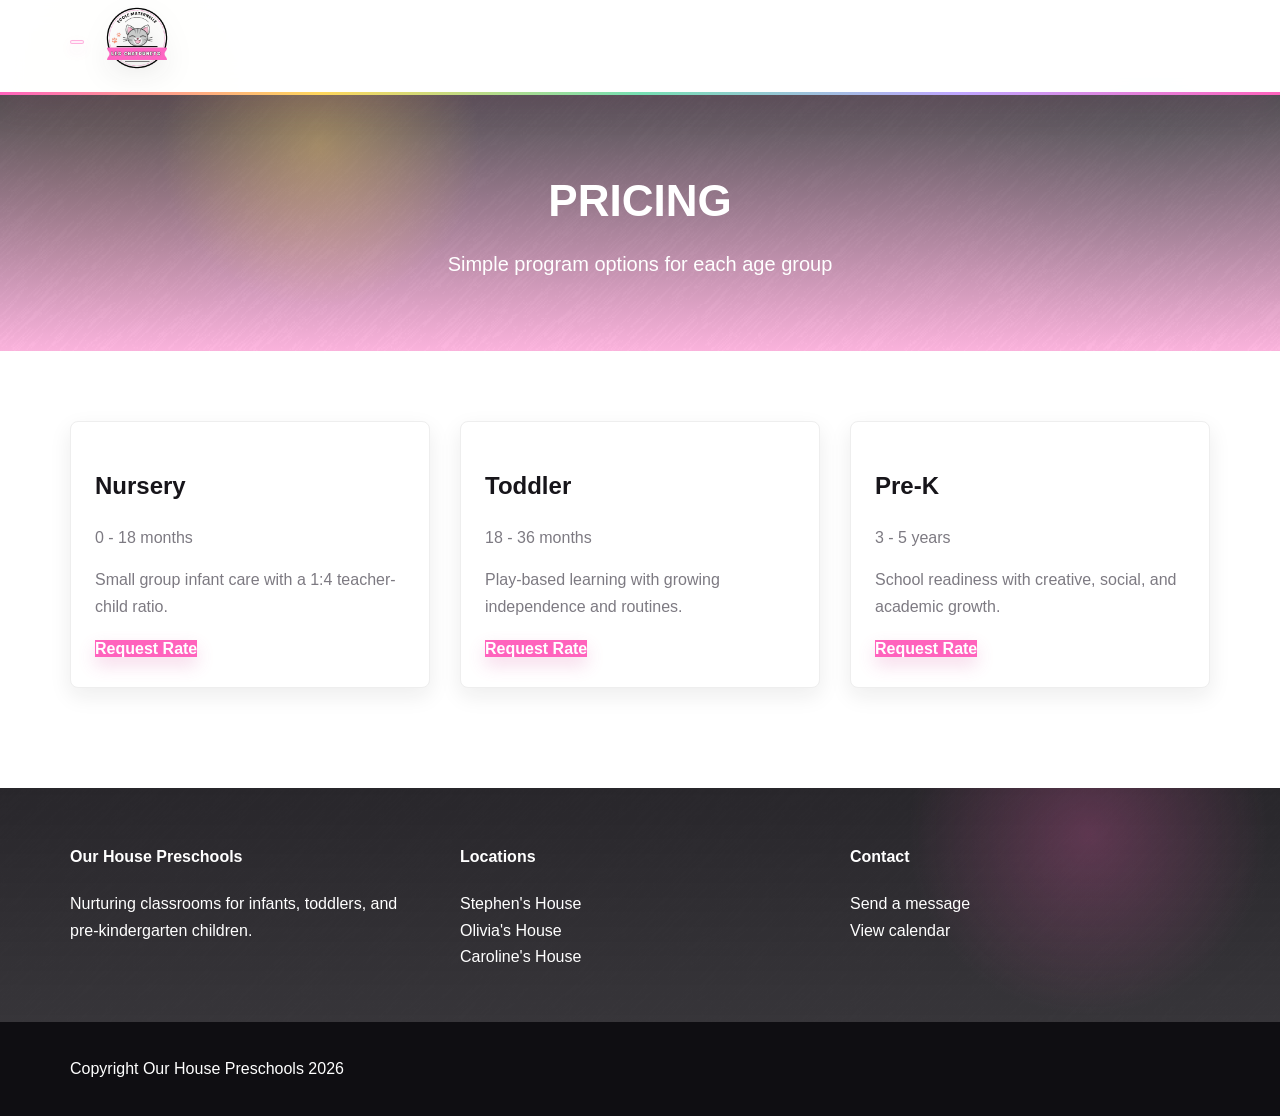
<file: pricingtables.html>
﻿<!DOCTYPE html>
<html lang="en-US">

<head>
    <meta charset="UTF-8">
    <meta name="viewport" content="width=device-width, initial-scale=1">
    <title>Pricing | Our House Preschools</title>
    <meta name="description"
        content="Our House Preschools provides nurturing early childhood care, classroom programs, family resources, and location information.">
    <link rel="stylesheet" href="css/bootstrap.min.css">
    <link rel="stylesheet" href="css/font-awesome.min.css">
    <link rel="stylesheet" href="css/site.css">
</head>

<body>
    <header class="site-header">
        <nav class="navbar navbar-static-top">
            <div class="container">
                <div class="navbar-header"><button type="button" class="navbar-toggle collapsed" data-toggle="collapse"
                        data-target="#main-nav" aria-expanded="false"><span class="sr-only">Toggle
                            navigation</span><span class="icon-bar"></span><span class="icon-bar"></span><span
                            class="icon-bar"></span></button><a class="navbar-brand" href="index.html"><img
                            src="images/OurHouse6pct.png" alt="Our House Preschools"></a></div>
                <div class="collapse navbar-collapse" id="main-nav">
                    <ul class="nav navbar-nav navbar-right">
                        <li><a href="index.html">Home</a></li>
                        <li class="dropdown"><a href="#" class="dropdown-toggle" data-toggle="dropdown" role="button"
                                aria-haspopup="true" aria-expanded="false">Programs <span class="caret"></span></a>
                            <ul class="dropdown-menu">
                                <li><a href="stephens-house.html">Stephen's House</a></li>
                                <li><a href="olivias-house.html">Olivia's House</a></li>
                                <li><a href="virtual-tours.html">Virtual Tours</a></li>
                                <li><a href="pricingtables.html">Pricing</a></li>
                                <li><a href="curriculum.html">Curriculum</a></li>
                                <li><a href="policies.html">Policies</a></li>
                                <li><a href="illness.html">Illness</a></li>
                            </ul>
                        </li>
                        <li><a href="calendar.html">Calendar</a></li>
                        <li><a href="onlinepayment.html">Online Payment</a></li>
                        <li><a href="contact.html">Contact</a></li>
                    </ul>
                </div>
            </div>
        </nav>
    </header>
    <section class="page-title">
        <div class="container">
            <h1>Pricing</h1>
            <div class="page-sub-title">Simple program options for each age group</div>
        </div>
    </section>
    <main class="section">
        <div class="container">
            <div class="row text-center">
                <div class="col-md-4">
                    <div class="price-card">
                        <div class="card-body">
                            <h2>Nursery</h2>
                            <p class="lead">0 - 18 months</p>
                            <p>Small group infant care with a 1:4 teacher-child ratio.</p><a class="btn btn-brand"
                                href="contact.html">Request Rate</a>
                        </div>
                    </div>
                </div>
                <div class="col-md-4">
                    <div class="price-card">
                        <div class="card-body">
                            <h2>Toddler</h2>
                            <p class="lead">18 - 36 months</p>
                            <p>Play-based learning with growing independence and routines.</p><a class="btn btn-brand"
                                href="contact.html">Request Rate</a>
                        </div>
                    </div>
                </div>
                <div class="col-md-4">
                    <div class="price-card">
                        <div class="card-body">
                            <h2>Pre-K</h2>
                            <p class="lead">3 - 5 years</p>
                            <p>School readiness with creative, social, and academic growth.</p><a class="btn btn-brand"
                                href="contact.html">Request Rate</a>
                        </div>
                    </div>
                </div>
            </div>
        </div>
    </main>
    <footer>
        <div class="site-footer-top">
            <div class="container">
                <div class="row">
                    <div class="col-sm-4">
                        <h4>Our House Preschools</h4>
                        <p>Nurturing classrooms for infants, toddlers, and pre-kindergarten children.</p>
                    </div>
                    <div class="col-sm-4">
                        <h4>Locations</h4>
                        <p>Stephen's House<br>Olivia's House<br>Caroline's House</p>
                    </div>
                    <div class="col-sm-4">
                        <h4>Contact</h4>
                        <p><a href="contact.html">Send a message</a><br><a href="calendar.html">View calendar</a></p>
                    </div>
                </div>
            </div>
        </div>
        <div class="site-footer-bottom">
            <div class="container">
                <p class="text-right">Copyright Our House Preschools 2026</p>
            </div>
        </div>
    </footer>
    <script src="js/jquery.min.js"></script>
    <script src="js/bootstrap.min.js"></script>
    <script src="js/site.js"></script>
</body>

</html>
</file>
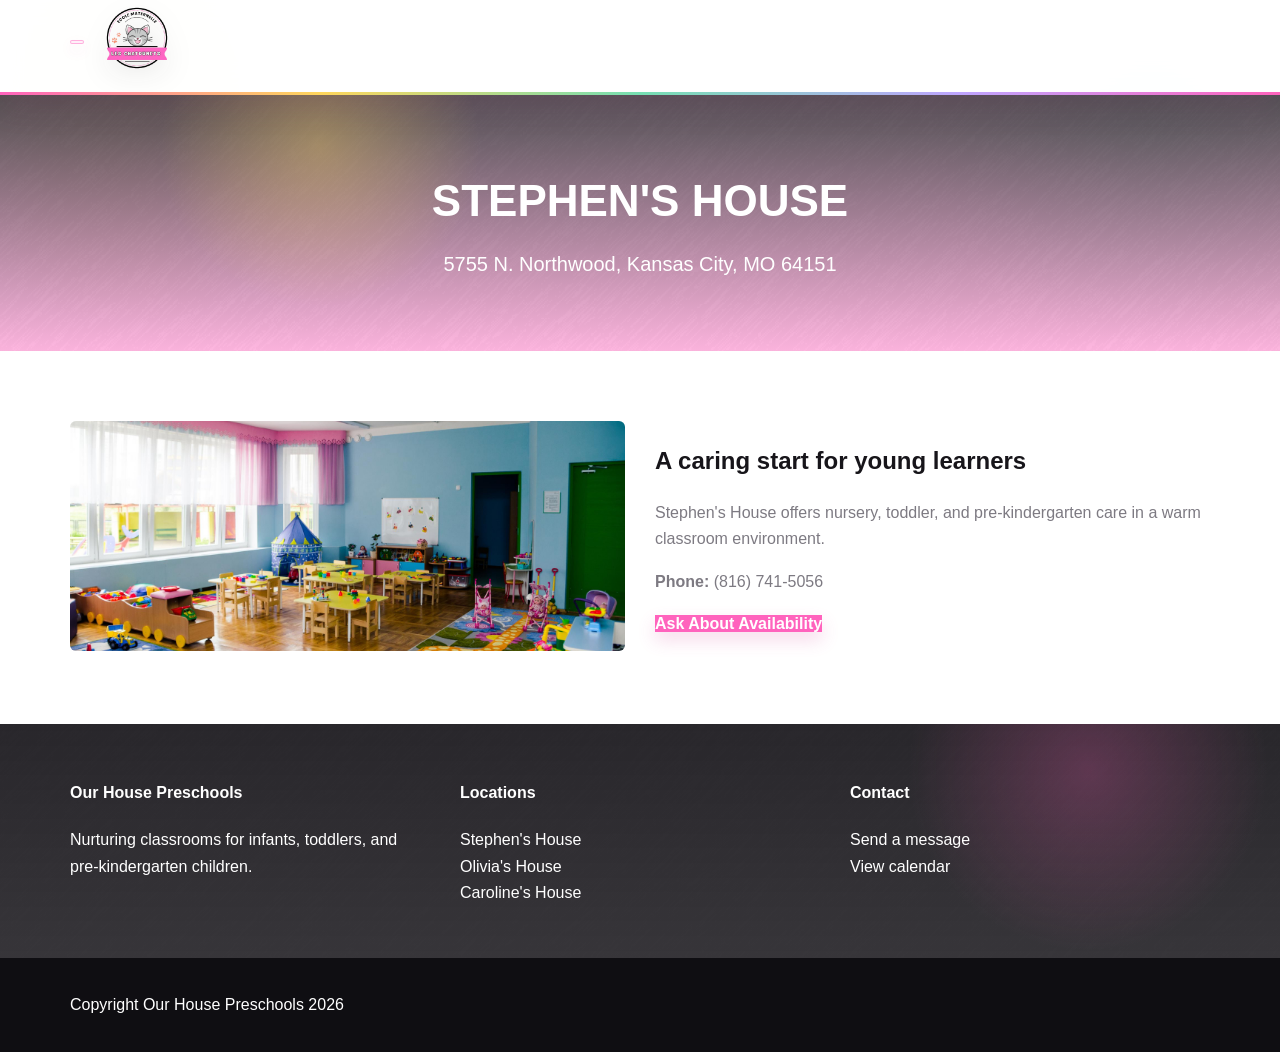
<file: stephens-house.html>
﻿<!DOCTYPE html>
<html lang="en-US">

<head>
    <meta charset="UTF-8">
    <meta name="viewport" content="width=device-width, initial-scale=1">
    <title>Stephen's House | Our House Preschools</title>
    <meta name="description"
        content="Our House Preschools provides nurturing early childhood care, classroom programs, family resources, and location information.">
    <link rel="stylesheet" href="css/bootstrap.min.css">
    <link rel="stylesheet" href="css/font-awesome.min.css">
    <link rel="stylesheet" href="css/site.css">
</head>

<body>
    <header class="site-header">
        <nav class="navbar navbar-static-top">
            <div class="container">
                <div class="navbar-header"><button type="button" class="navbar-toggle collapsed" data-toggle="collapse"
                        data-target="#main-nav" aria-expanded="false"><span class="sr-only">Toggle
                            navigation</span><span class="icon-bar"></span><span class="icon-bar"></span><span
                            class="icon-bar"></span></button><a class="navbar-brand" href="index.html"><img
                            src="images/OurHouse6pct.png" alt="Our House Preschools"></a></div>
                <div class="collapse navbar-collapse" id="main-nav">
                    <ul class="nav navbar-nav navbar-right">
                        <li><a href="index.html">Home</a></li>
                        <li class="dropdown"><a href="#" class="dropdown-toggle" data-toggle="dropdown" role="button"
                                aria-haspopup="true" aria-expanded="false">Programs <span class="caret"></span></a>
                            <ul class="dropdown-menu">
                                <li><a href="stephens-house.html">Stephen's House</a></li>
                                <li><a href="olivias-house.html">Olivia's House</a></li>
                                <li><a href="virtual-tours.html">Virtual Tours</a></li>
                                <li><a href="pricingtables.html">Pricing</a></li>
                                <li><a href="curriculum.html">Curriculum</a></li>
                                <li><a href="policies.html">Policies</a></li>
                                <li><a href="illness.html">Illness</a></li>
                            </ul>
                        </li>
                        <li><a href="calendar.html">Calendar</a></li>
                        <li><a href="onlinepayment.html">Online Payment</a></li>
                        <li><a href="contact.html">Contact</a></li>
                    </ul>
                </div>
            </div>
        </nav>
    </header>
    <section class="page-title">
        <div class="container">
            <h1>Stephen's House</h1>
            <div class="page-sub-title">5755 N. Northwood, Kansas City, MO 64151</div>
        </div>
    </section>
    <main class="section">
        <div class="container">
            <div class="row">
                <div class="col-md-6"><img src="images/nursery_classroom.jpg" alt="Stephen House classroom"
                        class="img-responsive img-rounded location-photo"></div>
                <div class="col-md-6">
                    <h2>A caring start for young learners</h2>
                    <p>Stephen&apos;s House offers nursery, toddler, and pre-kindergarten care in a warm classroom
                        environment.</p>
                    <p><strong>Phone:</strong> (816) 741-5056</p>
                    <p><a class="btn btn-brand" href="contact.html">Ask About Availability</a></p>
                </div>
            </div>
        </div>
    </main>
    <footer>
        <div class="site-footer-top">
            <div class="container">
                <div class="row">
                    <div class="col-sm-4">
                        <h4>Our House Preschools</h4>
                        <p>Nurturing classrooms for infants, toddlers, and pre-kindergarten children.</p>
                    </div>
                    <div class="col-sm-4">
                        <h4>Locations</h4>
                        <p>Stephen's House<br>Olivia's House<br>Caroline's House</p>
                    </div>
                    <div class="col-sm-4">
                        <h4>Contact</h4>
                        <p><a href="contact.html">Send a message</a><br><a href="calendar.html">View calendar</a></p>
                    </div>
                </div>
            </div>
        </div>
        <div class="site-footer-bottom">
            <div class="container">
                <p class="text-right">Copyright Our House Preschools 2026</p>
            </div>
        </div>
    </footer>
    <script src="js/jquery.min.js"></script>
    <script src="js/bootstrap.min.js"></script>
    <script src="js/site.js"></script>
</body>

</html>
</file>
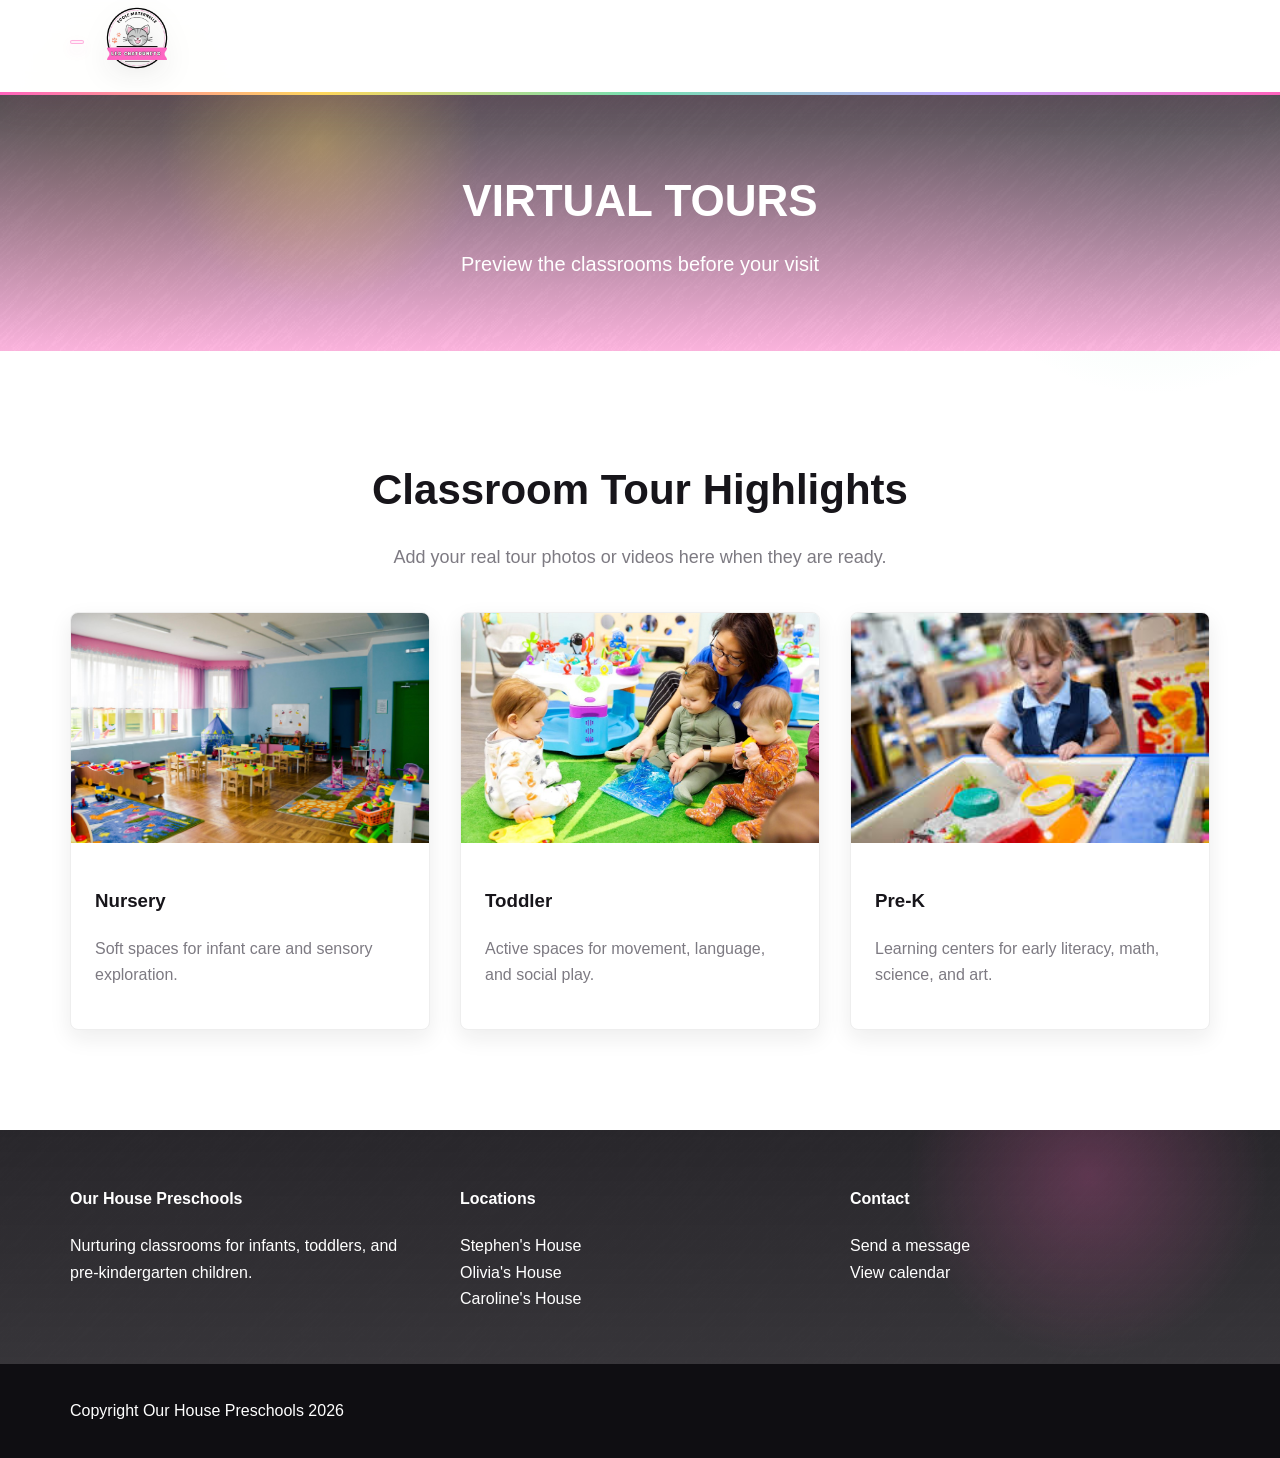
<file: virtual-tours.html>
﻿<!DOCTYPE html>
<html lang="en-US">

<head>
    <meta charset="UTF-8">
    <meta name="viewport" content="width=device-width, initial-scale=1">
    <title>Virtual Tours | Our House Preschools</title>
    <meta name="description"
        content="Our House Preschools provides nurturing early childhood care, classroom programs, family resources, and location information.">
    <link rel="stylesheet" href="css/bootstrap.min.css">
    <link rel="stylesheet" href="css/font-awesome.min.css">
    <link rel="stylesheet" href="css/site.css">
</head>

<body>
    <header class="site-header">
        <nav class="navbar navbar-static-top">
            <div class="container">
                <div class="navbar-header"><button type="button" class="navbar-toggle collapsed" data-toggle="collapse"
                        data-target="#main-nav" aria-expanded="false"><span class="sr-only">Toggle
                            navigation</span><span class="icon-bar"></span><span class="icon-bar"></span><span
                            class="icon-bar"></span></button><a class="navbar-brand" href="index.html"><img
                            src="images/OurHouse6pct.png" alt="Our House Preschools"></a></div>
                <div class="collapse navbar-collapse" id="main-nav">
                    <ul class="nav navbar-nav navbar-right">
                        <li><a href="index.html">Home</a></li>
                        <li class="dropdown"><a href="#" class="dropdown-toggle" data-toggle="dropdown" role="button"
                                aria-haspopup="true" aria-expanded="false">Programs <span class="caret"></span></a>
                            <ul class="dropdown-menu">
                                <li><a href="stephens-house.html">Stephen's House</a></li>
                                <li><a href="olivias-house.html">Olivia's House</a></li>
                                <li><a href="virtual-tours.html">Virtual Tours</a></li>
                                <li><a href="pricingtables.html">Pricing</a></li>
                                <li><a href="curriculum.html">Curriculum</a></li>
                                <li><a href="policies.html">Policies</a></li>
                                <li><a href="illness.html">Illness</a></li>
                            </ul>
                        </li>
                        <li><a href="calendar.html">Calendar</a></li>
                        <li><a href="onlinepayment.html">Online Payment</a></li>
                        <li><a href="contact.html">Contact</a></li>
                    </ul>
                </div>
            </div>
        </nav>
    </header>
    <section class="page-title">
        <div class="container">
            <h1>Virtual Tours</h1>
            <div class="page-sub-title">Preview the classrooms before your visit</div>
        </div>
    </section>
    <main class="section">
        <div class="container">
            <div class="section-heading">
                <h2>Classroom Tour Highlights</h2>
                <p>Add your real tour photos or videos here when they are ready.</p>
            </div>
            <div class="row">
                <div class="col-sm-4">
                    <div class="info-card"><img src="images/nursery_classroom.jpg" alt="Nursery room"
                            class="location-photo">
                        <div class="card-body">
                            <h3>Nursery</h3>
                            <p>Soft spaces for infant care and sensory exploration.</p>
                        </div>
                    </div>
                </div>
                <div class="col-sm-4">
                    <div class="info-card"><img src="images/toddler_calssroom.jpg" alt="Toddler room"
                            class="location-photo">
                        <div class="card-body">
                            <h3>Toddler</h3>
                            <p>Active spaces for movement, language, and social play.</p>
                        </div>
                    </div>
                </div>
                <div class="col-sm-4">
                    <div class="info-card"><img src="images/pre-k.jpg" alt="Pre-K room" class="location-photo">
                        <div class="card-body">
                            <h3>Pre-K</h3>
                            <p>Learning centers for early literacy, math, science, and art.</p>
                        </div>
                    </div>
                </div>
            </div>
        </div>
    </main>
    <footer>
        <div class="site-footer-top">
            <div class="container">
                <div class="row">
                    <div class="col-sm-4">
                        <h4>Our House Preschools</h4>
                        <p>Nurturing classrooms for infants, toddlers, and pre-kindergarten children.</p>
                    </div>
                    <div class="col-sm-4">
                        <h4>Locations</h4>
                        <p>Stephen's House<br>Olivia's House<br>Caroline's House</p>
                    </div>
                    <div class="col-sm-4">
                        <h4>Contact</h4>
                        <p><a href="contact.html">Send a message</a><br><a href="calendar.html">View calendar</a></p>
                    </div>
                </div>
            </div>
        </div>
        <div class="site-footer-bottom">
            <div class="container">
                <p class="text-right">Copyright Our House Preschools 2026</p>
            </div>
        </div>
    </footer>
    <script src="js/jquery.min.js"></script>
    <script src="js/bootstrap.min.js"></script>
    <script src="js/site.js"></script>
</body>

</html>
</file>
<file: css/site.css>
:root {
  --brand-pink: #ff63bd;
  --brand-pink-dark: #d83f97;
  --brand-pink-soft: #fff0f8;
  --brand-yellow: #ffd65c;
  --brand-mint: #76dfb3;
  --brand-lavender: #bfa5ff;
  --brand-charcoal: #17151a;
  --brand-ink: #2d2930;
  --brand-gray: #7d7a82;
  --brand-silver: #d8d6da;
  --brand-blue: #34bfdb;
  --brand-orange: #f48a6c;
  --brand-green: #61b947;
  --paper: #ffffff;
  --soft: #faf8fb;
}

html {
  scroll-behavior: smooth;
}

body {
  background: radial-gradient(circle at 10% 8%, rgba(255, 214, 92, 0.2), transparent 24rem), radial-gradient(circle at 90% 12%, rgba(118, 223, 179, 0.18), transparent 22rem), var(--paper);
  color: var(--brand-gray);
  font-family: "Trebuchet MS", Arial, sans-serif;
  font-size: 16px;
  line-height: 1.65;
}

h1,
h2,
h3,
h4,
h5,
h6 {
  color: var(--brand-charcoal);
  font-weight: 800;
}

a {
  color: var(--brand-pink-dark);
  transition: color 0.2s ease, background-color 0.2s ease, border-color 0.2s ease, box-shadow 0.2s ease;
}

a:hover,
a:focus {
  color: var(--brand-charcoal);
  text-decoration: none;
}

.site-header {
  position: sticky;
  top: 0;
  z-index: 1000;
  background: rgba(255, 255, 255, 0.95);
  border-bottom: 3px solid rgba(255, 99, 189, 0.2);
  box-shadow: 0 12px 32px rgba(216, 63, 151, 0.11);
  backdrop-filter: blur(14px);
}

.site-header::after {
  position: absolute;
  right: 0;
  bottom: -3px;
  left: 0;
  height: 3px;
  background: linear-gradient(90deg, var(--brand-pink), var(--brand-yellow), var(--brand-mint), var(--brand-lavender), var(--brand-pink));
  content: "";
}

.navbar {
  min-height: 92px;
  margin-bottom: 0;
  border: 0;
  background: transparent;
}

.navbar-brand {
  height: auto;
  padding: 8px 15px;
}

.navbar-brand img {
  width: auto;
  max-height: 76px;
  filter: drop-shadow(0 8px 14px rgba(23, 21, 26, 0.12));
  transition: transform 0.25s ease, filter 0.25s ease;
}

.navbar-brand:hover img,
.navbar-brand:focus img {
  filter: drop-shadow(0 10px 18px rgba(216, 63, 151, 0.2));
  transform: translateY(-2px) rotate(-1deg) scale(1.035);
}

.navbar-toggle {
  margin-top: 26px;
  border: 1px solid rgba(255, 99, 189, 0.45);
  border-radius: 999px;
  background: var(--brand-pink-soft);
  box-shadow: 0 6px 14px rgba(216, 63, 151, 0.12);
}

.navbar-toggle:hover,
.navbar-toggle:focus {
  background: #ffe3f4;
}

.navbar-toggle .icon-bar {
  background: var(--brand-charcoal);
}

@media (min-width: 768px) {
  .navbar .container {
    align-items: center;
    justify-content: space-between;
  }
.navbar-header {
    float: left;
  }

  .navbar-collapse {
    float: right;
    width: auto;
    padding-left: 0;
    padding-right: 0;
  }

  .navbar-nav {
    float: right;
    margin: 20px 0 0 0;
  }

  .navbar-nav > li {
    float: left;
    display: inline-block;
    margin: 0;
  }

  .navbar-nav > li > a {
    display: block;
    white-space: nowrap;
  }

  .navbar-nav > .dropdown:hover > .dropdown-menu {
    opacity: 1;
    visibility: hidden;
    transform: translateY(0);
  }
}

.navbar-nav > li {
  margin: 24px 2px 0;
  display: inline-block !important;
  float: left !important;
}

.navbar-nav > li > a {
  position: relative;
  padding: 10px 15px 10px 36px;
  border-radius: 999px;
  color: var(--brand-charcoal);
  font-size: 14px;
  font-weight: 800;
  letter-spacing: 0;
  overflow: hidden;
  transition: color 0.22s ease, background-color 0.22s ease, transform 0.22s ease, box-shadow 0.22s ease;
}

.navbar-nav > li > a::before {
  position: absolute;
  top: 50%;
  left: 14px;
  width: 12px;
  height: 12px;
  border: 2px solid #fff;
  border-radius: 50%;
  background: var(--brand-pink);
  box-shadow: 0 0 0 2px rgba(255, 99, 189, 0.22);
  content: "";
  transform: translateY(-50%);
  transition: transform 0.25s ease, background-color 0.25s ease;
}

.navbar-nav > li > a::after {
  position: absolute;
  right: 18px;
  bottom: 6px;
  left: 18px;
  height: 2px;
  border-radius: 999px;
  background: var(--brand-pink);
  content: "";
  opacity: 0;
  transform: scaleX(0.45);
  transition: opacity 0.22s ease, transform 0.22s ease;
}

.navbar-nav > li > a:hover,
.navbar-nav > li > a:focus,
.navbar-nav > .open > a,
.navbar-nav > .open > a:hover,
.navbar-nav > .open > a:focus {
  background: var(--brand-pink-soft);
  color: var(--brand-pink-dark);
  box-shadow: 0 8px 16px rgba(216, 63, 151, 0.1);
  transform: translateY(-2px);
}

.navbar-nav > li:nth-child(2) > a::before {
  background: var(--brand-yellow);
  box-shadow: 0 0 0 2px rgba(255, 214, 92, 0.28);
}

.navbar-nav > li:nth-child(3) > a::before {
  background: var(--brand-mint);
  box-shadow: 0 0 0 2px rgba(118, 223, 179, 0.28);
}

.navbar-nav > li:nth-child(4) > a::before {
  background: var(--brand-lavender);
  box-shadow: 0 0 0 2px rgba(191, 165, 255, 0.28);
}

.navbar-nav > li:nth-child(5) > a::before {
  background: var(--brand-pink);
}

.navbar-nav > li > a:hover::before,
.navbar-nav > li > a:focus::before,
.navbar-nav > .open > a::before {
  transform: translateY(-50%) scale(1.25) rotate(12deg);
}

.navbar-nav > .active > a,
.navbar-nav > .active > a:hover,
.navbar-nav > .active > a:focus {
  background: var(--brand-charcoal);
  color: #fff;
  box-shadow: 0 10px 20px rgba(23, 21, 26, 0.18);
}

.navbar-nav > .active > a::before {
  background: var(--brand-pink);
  box-shadow: 0 0 0 2px rgba(255, 255, 255, 0.28);
}

.navbar-nav > li > a:hover::after,
.navbar-nav > li > a:focus::after,
.navbar-nav > .open > a::after {
  opacity: 1;
  transform: scaleX(1);
}

.navbar-nav > .active > a::after {
  opacity: 0;
}

.dropdown-menu {
  display: block !important;
  min-width: 225px;
  margin-top: 14px;
  padding: 12px;
  border: 2px solid rgba(255, 99, 189, 0.18);
  border-radius: 8px;
  background: linear-gradient(180deg, #fff, #fff7fc);
  box-shadow: 0 22px 42px rgba(216, 63, 151, 0.16);
  opacity: 0;
  visibility: hidden;
  transform: translateY(10px) scale(0.98);
  transform-origin: top center;
  transition: opacity 0.22s ease, transform 0.22s ease, visibility 0.22s ease;
}

.dropdown-menu::before {
  position: absolute;
  top: -8px;
  left: 34px;
  width: 14px;
  height: 14px;
  border-top: 2px solid rgba(255, 99, 189, 0.18);
  border-left: 2px solid rgba(255, 99, 189, 0.18);
  background: #fff;
  content: "";
  transform: rotate(45deg);
}

.open > .dropdown-menu {
  opacity: 1;
  visibility: visible;
  transform: translateY(0) scale(1);
}

.dropdown-menu > li > a {
  position: relative;
  padding: 10px 12px 10px 34px;
  border-radius: 6px;
  color: var(--brand-ink);
  font-weight: 700;
}

.dropdown-menu > li > a::before {
  position: absolute;
  top: 50%;
  left: 12px;
  width: 8px;
  height: 8px;
  border-radius: 50%;
  background: var(--brand-pink);
  content: "";
  transform: translateY(-50%);
}

.dropdown-menu > li:nth-child(2n) > a::before {
  background: var(--brand-mint);
}

.dropdown-menu > li:nth-child(3n) > a::before {
  background: var(--brand-yellow);
}

.dropdown-menu > li > a:hover,
.dropdown-menu > li > a:focus {
  background: var(--brand-pink-soft);
  color: var(--brand-pink-dark);
  transform: translateX(3px);
}

.hero {
  position: relative;
  min-height: 470px;
  background: linear-gradient(rgba(23, 21, 26, 0.42), rgba(255, 99, 189, 0.26)), url("../images/children.jpg") center/cover no-repeat;
  color: #fff;
  display: flex;
  align-items: center;
}

.hero::after {
  position: absolute;
  right: 6%;
  bottom: 8%;
  width: 128px;
  height: 128px;
  border: 10px dotted rgba(255, 255, 255, 0.55);
  border-radius: 50%;
  content: "";
  pointer-events: none;
}

.hero h1 {
  color: #fff;
  font-size: 64px;
  margin-bottom: 15px;
}

.hero p {
  max-width: 640px;
  font-size: 22px;
  color: #fff;
}

.page-title {
  background: radial-gradient(circle at 25% 20%, rgba(255, 214, 92, 0.34), transparent 16rem), linear-gradient(rgba(23, 21, 26, 0.74), rgba(255, 99, 189, 0.46)), url("../images/bg-vector-lg.png") center/cover no-repeat;
  color: #fff;
  padding: 70px 0;
  text-align: center;
}

.page-title h1 {
  color: #fff;
  margin: 0;
  font-size: 44px;
  text-transform: uppercase;
}

.page-sub-title {
  margin-top: 10px;
  font-size: 20px;
}

.section {
  padding: 70px 0;
}

.section-soft {
  background: linear-gradient(180deg, var(--soft), #fff);
}

.section-purple {
  background: radial-gradient(circle at 18% 20%, rgba(255, 99, 189, 0.26), transparent 20rem), var(--brand-charcoal);
  color: #fff;
}

.section-purple h1,
.section-purple h2,
.section-purple h3 {
  color: #fff;
}

.section-heading {
  text-align: center;
  max-width: 760px;
  margin: 0 auto 40px;
}

.section-heading h2 {
  font-size: 42px;
  margin-bottom: 14px;
}

.section-heading p {
  font-size: 18px;
}

.btn-brand {
  background: var(--brand-pink);
  border-color: var(--brand-pink);
  color: #fff;
  font-weight: 800;
  box-shadow: 0 8px 18px rgba(216, 63, 151, 0.2);
  transition: transform 0.2s ease, box-shadow 0.2s ease, background-color 0.2s ease, border-color 0.2s ease;
}

.btn-brand:hover,
.btn-brand:focus {
  background: var(--brand-pink-dark);
  border-color: var(--brand-pink-dark);
  color: #fff;
  box-shadow: 0 12px 24px rgba(216, 63, 151, 0.28);
  transform: translateY(-1px);
}

.btn-outline-brand {
  background: #fff;
  color: var(--brand-charcoal);
  border: 2px solid var(--brand-silver);
  font-weight: 800;
}

.btn-outline-brand:hover,
.btn-outline-brand.active {
  background: var(--brand-charcoal);
  border-color: var(--brand-charcoal);
  color: #fff;
}

.class-card,
.info-card,
.price-card,
.event-card {
  background: #fff;
  border: 1px solid #eee;
  border-radius: 8px;
  overflow: hidden;
  box-shadow: 0 8px 22px rgba(23, 21, 26, 0.08);
  margin-bottom: 30px;
}

.class-card {
  cursor: pointer;
  transition: transform 0.2s ease, box-shadow 0.2s ease;
}

.class-card:hover {
  transform: translateY(-6px) rotate(-0.5deg);
  box-shadow: 0 16px 30px rgba(216, 63, 151, 0.16);
}

.class-card img,
.location-photo {
  width: 100%;
  height: 230px;
  object-fit: cover;
}

.card-body {
  padding: 24px;
}

.badge-soft {
  display: inline-block;
  padding: 6px 10px;
  border-radius: 4px;
  background: var(--brand-pink-soft);
  color: var(--brand-pink-dark);
  font-weight: 800;
}

.feature-icon {
  width: 64px;
  height: 64px;
  border-radius: 50%;
  display: inline-flex;
  align-items: center;
  justify-content: center;
  color: #fff;
  font-size: 26px;
  margin-bottom: 18px;
}

.bg-pink {
  background: var(--brand-pink);
}

.bg-blue {
  background: var(--brand-blue);
}

.bg-orange {
  background: var(--brand-orange);
}

.bg-green {
  background: var(--brand-green);
}

.modal-content {
  border-radius: 8px;
  overflow: hidden;
}

.modal-header {
  border-bottom: 1px solid #eee;
}

.modal-title {
  color: var(--brand-charcoal);
}

.teacher-row {
  background: #fafafa;
  border-radius: 8px;
  padding: 15px;
  margin-bottom: 14px;
  display: flex;
  gap: 15px;
}

.teacher-row img {
  width: 86px;
  height: 86px;
  object-fit: cover;
  border-radius: 8px;
  flex: 0 0 auto;
}

.contact-panel {
  background: rgba(255, 255, 255, 0.94);
  border-radius: 8px;
  padding: 30px;
  box-shadow: 0 10px 30px rgba(23, 21, 26, 0.12);
}

.form-control {
  border-radius: 4px;
  min-height: 46px;
}

.map-placeholder {
  min-height: 360px;
  background: linear-gradient(rgba(23, 21, 26, 0.78), rgba(255, 99, 189, 0.48)), url("../images/bg-contact.jpg") center/cover no-repeat;
  color: #fff;
  display: flex;
  align-items: center;
}

.map-placeholder h2,
.map-placeholder h3 {
  color: #fff;
}

.calendar-table > tbody > tr > td,
.calendar-table > thead > tr > th {
  vertical-align: top;
  height: 90px;
}

.site-footer-top {
  background: radial-gradient(circle at 85% 20%, rgba(255, 99, 189, 0.24), transparent 18rem), linear-gradient(rgba(23, 21, 26, 0.92), rgba(23, 21, 26, 0.86)), url("../images/bg-vector-lg.png") center/cover no-repeat;
  color: #fff;
  padding: 35px 0;
}

.site-footer-top h4 {
  color: #fff;
}

.site-footer-top a {
  color: #fff;
}

.site-footer-bottom {
  background: #0f0e12;
  color: #fff;
  padding: 18px 0;
}

@media (min-width: 768px) {
  .navbar-nav > .dropdown:hover > .dropdown-menu {
    opacity: 1;
    visibility: visible;
    transform: translateY(0) scale(1);
  }
}

@media (max-width: 767px) {
  .site-header {
    position: sticky;
  }

  .navbar {
    min-height: 84px;
  }

  .navbar-nav {
    margin-top: 8px;
    margin-bottom: 14px;
  }

  .navbar-nav > li {
    margin: 4px 0;
  }

  .navbar-nav > li > a {
    padding: 12px 14px;
  }

  .navbar-nav > li > a::after {
    display: none;
  }

  .dropdown-menu {
    display: none;
    margin: 0;
    padding: 4px 0 8px 16px;
    border: 0;
    box-shadow: none;
    background: transparent;
    opacity: 1;
    visibility: visible;
    transform: none;
  }

  .open > .dropdown-menu {
    opacity: 1;
  visibility: visible;
  transform: translateY(0);
  pointer-events: auto;
  }

  .hero {
    min-height: 390px;
    text-align: center;
  }

  .hero h1 {
    font-size: 44px;
  }

  .hero::after {
    display: none;
  }

  .teacher-row {
    display: block;
  }

  .teacher-row img {
    margin-bottom: 10px;
  }
}
</file>
